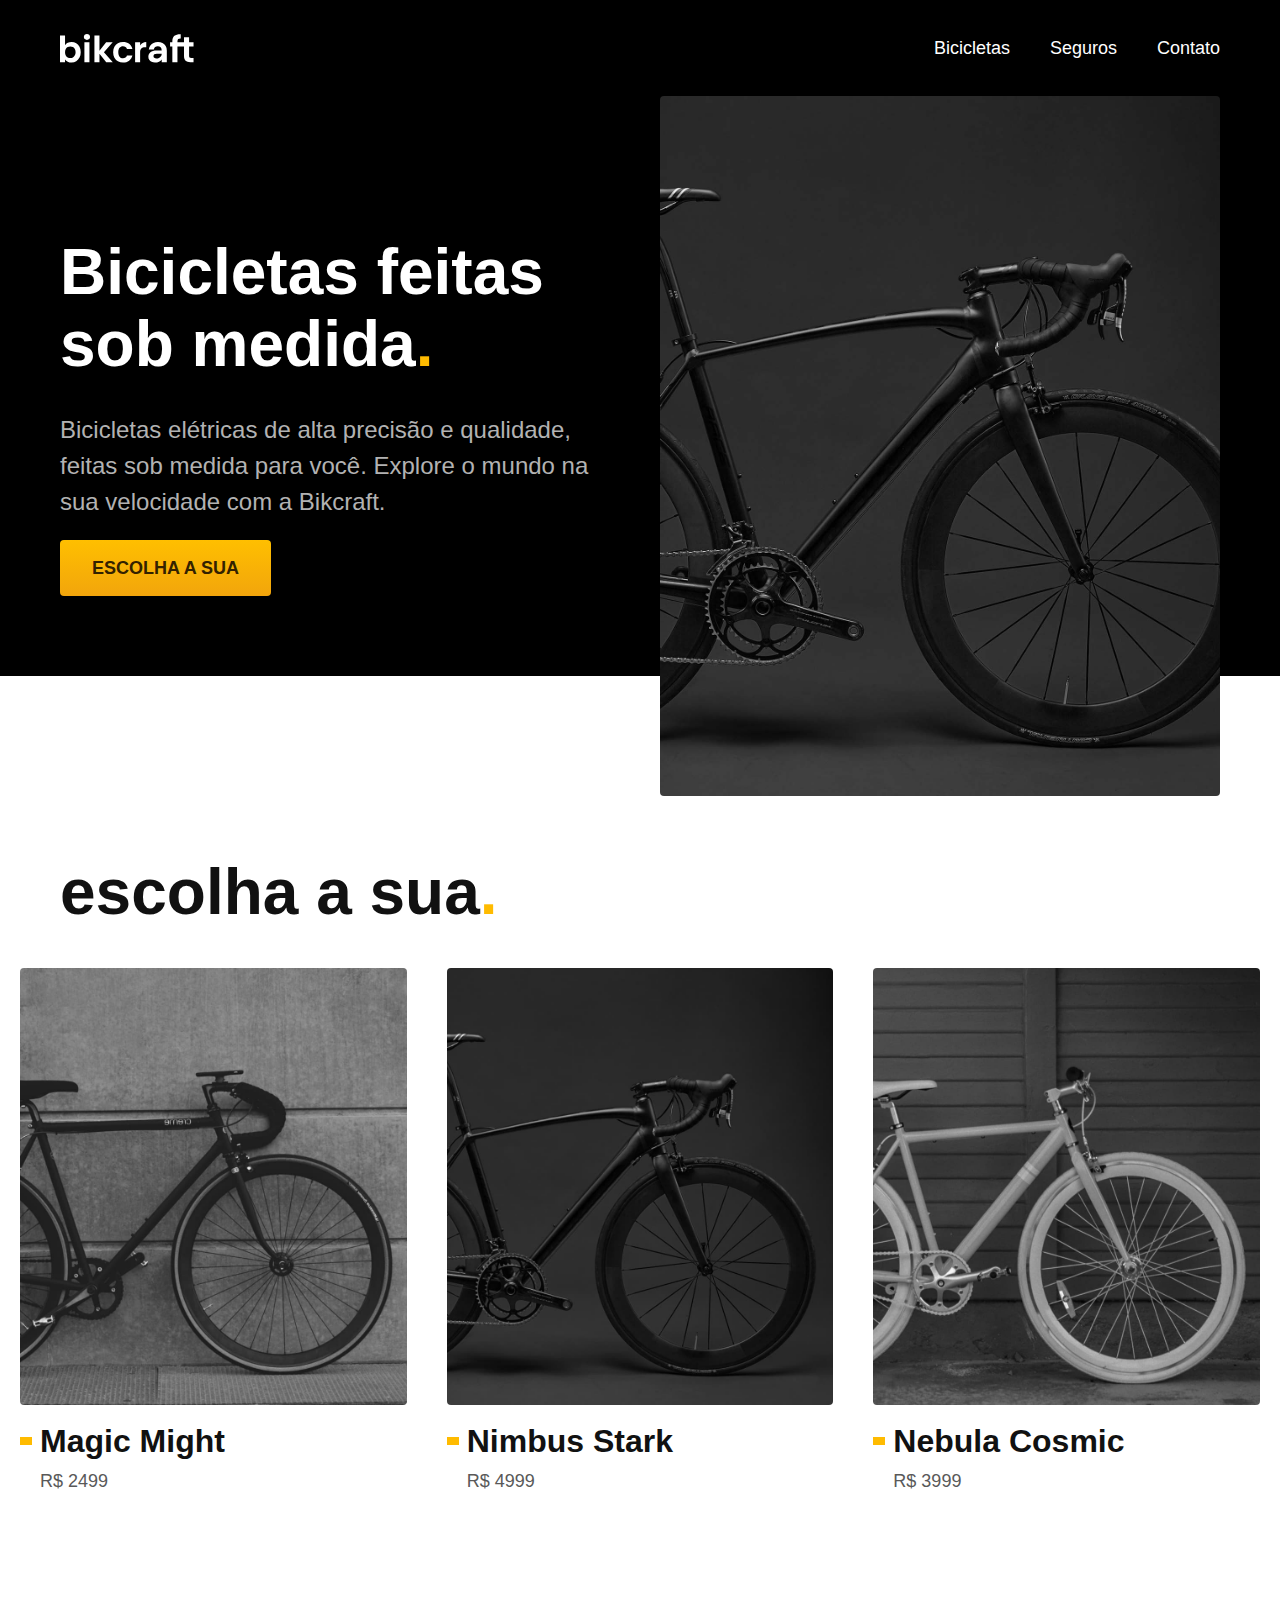
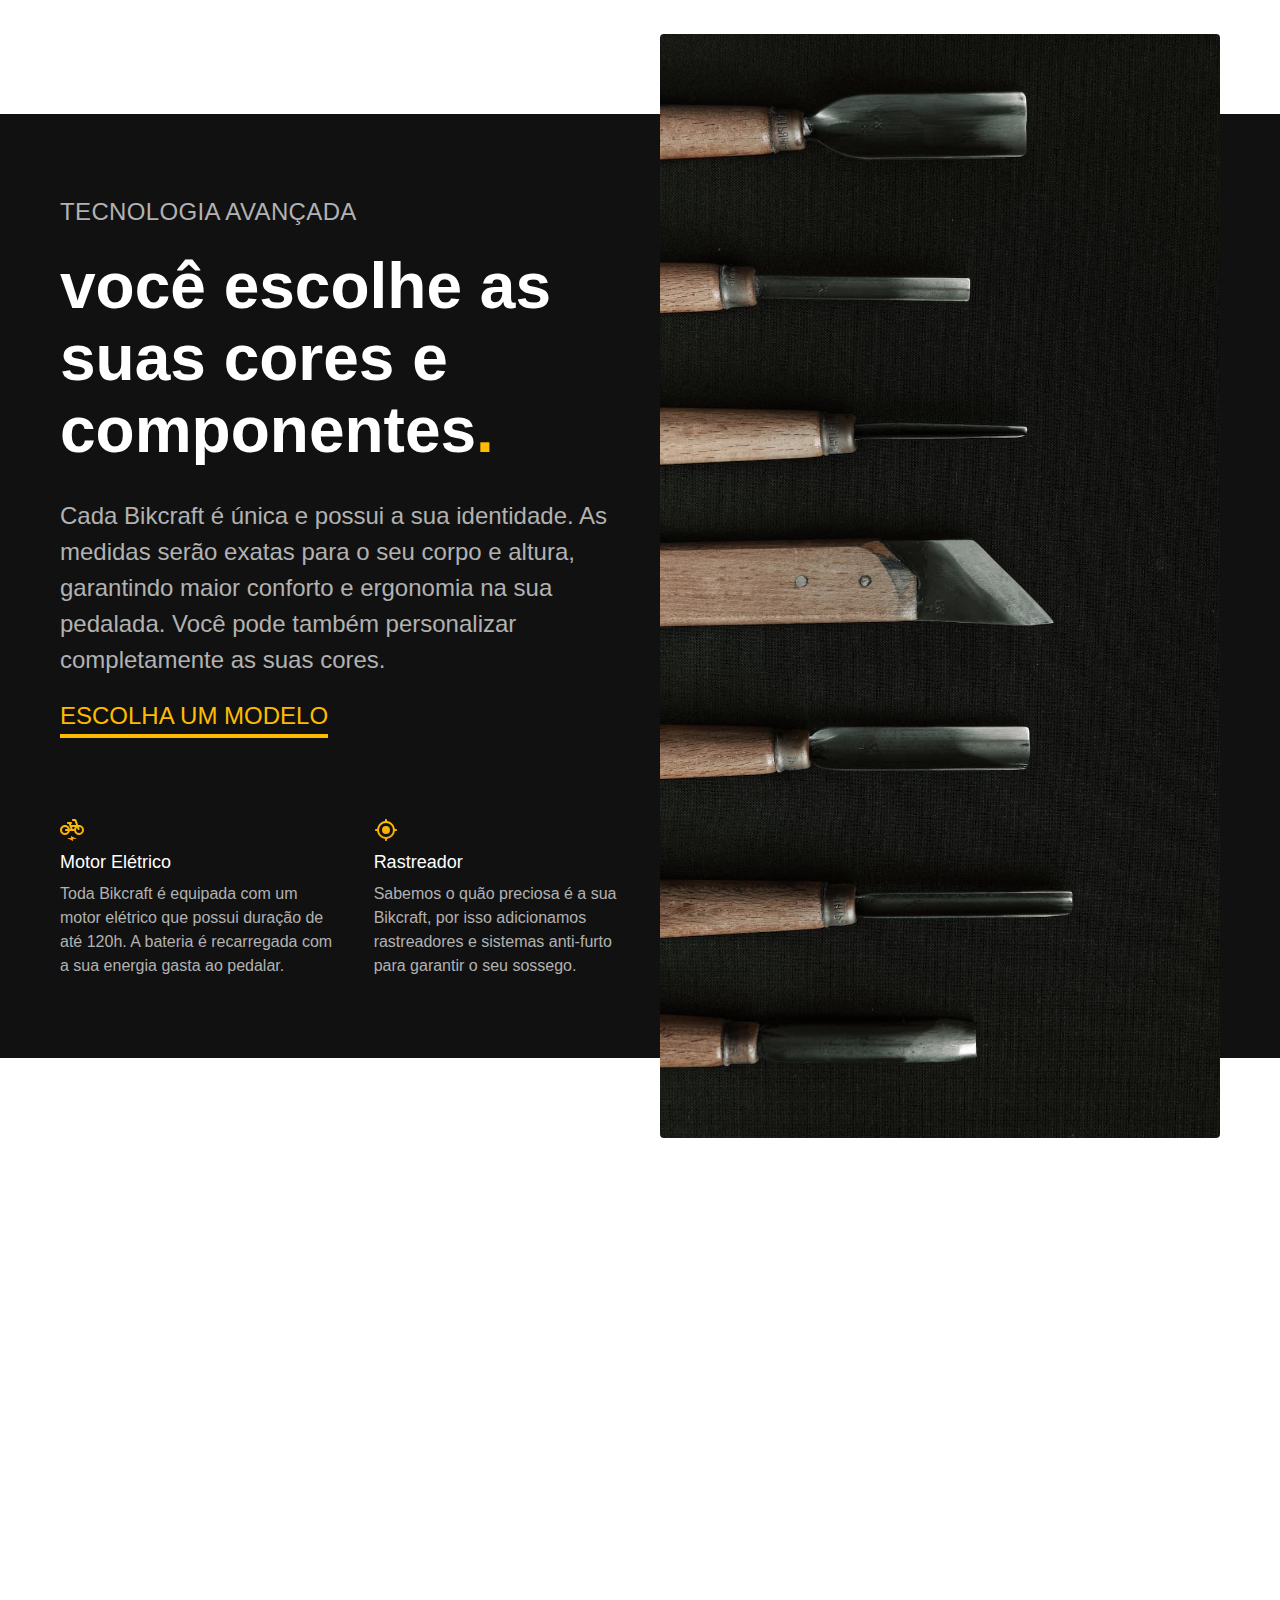
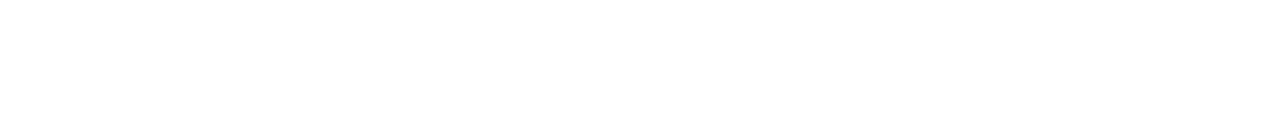
<file: 10-projeto-final/10-projeto-final/1014-tecnologia/index.html>
<!DOCTYPE html>
<html lang="pt-br">

<head>
  <meta charset="UTF-8">
  <meta name="viewport" content="width=device-width, initial-scale=1.0">

  <title>Bikcraft - Bicicletas Elétricas</title>
  <meta name="description" content="Bicicletas elétricas de alta precisão e qualidade, feitas sob medida para o cliente. Explore o mundo na sua velocidade com a Bikcraft.">

  <link rel="stylesheet" href="./css/style.css">
</head>

<body>
  <header class="header-bg">
    <div class="header container">
      <a href="./">
        <img src="./img/bikcraft.svg" alt="Bikcraft">
      </a>

      <nav aria-label="primaria">
        <ul class="header-menu font-1-m cor-0">
          <li><a href="./bicicletas.html">Bicicletas</a></li>
          <li><a href="./seguros.html">Seguros</a></li>
          <li><a href="./contato.html">Contato</a></li>
        </ul>
      </nav>
    </div>
  </header>

  <main class="introducao-bg">
    <div class="introducao container">
      <div class="introducao-conteudo">
        <h1 class="font-1-xxl cor-0">Bicicletas feitas sob medida<span class="cor-p1">.</span></h1>
        <p class="font-2-l cor-5">Bicicletas elétricas de alta precisão e qualidade, feitas sob medida para você. Explore o mundo na sua velocidade com a Bikcraft.</p>
        <a class="botao" href="./bicicletas.html">Escolha a sua</a>
      </div>
      <div>
        <img src="./img/fotos/introducao.jpg" alt="Bicicleta elétrica preta.">
      </div>
    </div>
  </main>

  <article class="bicicletas-lista">
    <h2 class="container font-1-xxl">escolha a sua<span class="cor-p1">.</span></h2>

    <ul>
      <li>
        <a href="./bicicletas/magic.html">
          <img src="./img/bicicletas/magic-home.jpg" alt="Bicicleta preta">
          <h3 class="font-1-xl">Magic Might</h3>
          <span class="font-2-m cor-8">R$ 2499</span>
        </a>
      </li>
      <li>
        <a href="./bicicletas/nimbus.html">
          <img src="./img/bicicletas/nimbus-home.jpg" alt="Bicicleta preta">
          <h3 class="font-1-xl">Nimbus Stark</h3>
          <span class="font-2-m cor-8">R$ 4999</span>
        </a>
      </li>
      <li>
        <a href="./bicicletas/nebula.html">
          <img src="./img/bicicletas/nebula-home.jpg" alt="Bicicleta preta">
          <h3 class="font-1-xl">Nebula Cosmic</h3>
          <span class="font-2-m cor-8">R$ 3999</span>
        </a>
      </li>
    </ul>
  </article>

  <article class="tecnologia-bg">
    <div class="tecnologia container">
      <div class="tecnologia-conteudo">
        <span class="font-2-l-b cor-5">Tecnologia Avançada</span>
        <h2 class="font-1-xxl cor-0">você escolhe as suas cores e componentes<span class="cor-p1">.</span></h2>
        <p class="font-2-l cor-5">Cada Bikcraft é única e possui a sua identidade. As medidas serão exatas para o seu corpo e altura, garantindo maior conforto e ergonomia na sua pedalada. Você pode também personalizar completamente as suas cores.</p>
        <a class="link" href="./bicicletas.html">Escolha um modelo</a>
        <div class="tecnologia-vantagens">
          <div>
            <img src="./img/icones/eletrica.svg" alt="">
            <h3 class="font-1-m cor-0">Motor Elétrico</h3>
            <p class="font-2-s cor-5">Toda Bikcraft é equipada com um motor elétrico que possui duração de até 120h. A bateria é recarregada com a sua energia gasta ao pedalar.</p>
          </div>
          <div>
            <img src="./img/icones/rastreador.svg" alt="">
            <h3 class="font-1-m cor-0">Rastreador</h3>
            <p class="font-2-s cor-5">Sabemos o quão preciosa é a sua Bikcraft, por isso adicionamos rastreadores e sistemas anti-furto para garantir o seu sossego.</p>
          </div>
        </div>
      </div>
      <div class="tecnologia-imagem">
        <img src="./img/fotos/tecnologia.jpg" alt="">
      </div>
    </div>
  </article>
</body>

</html>
</file>
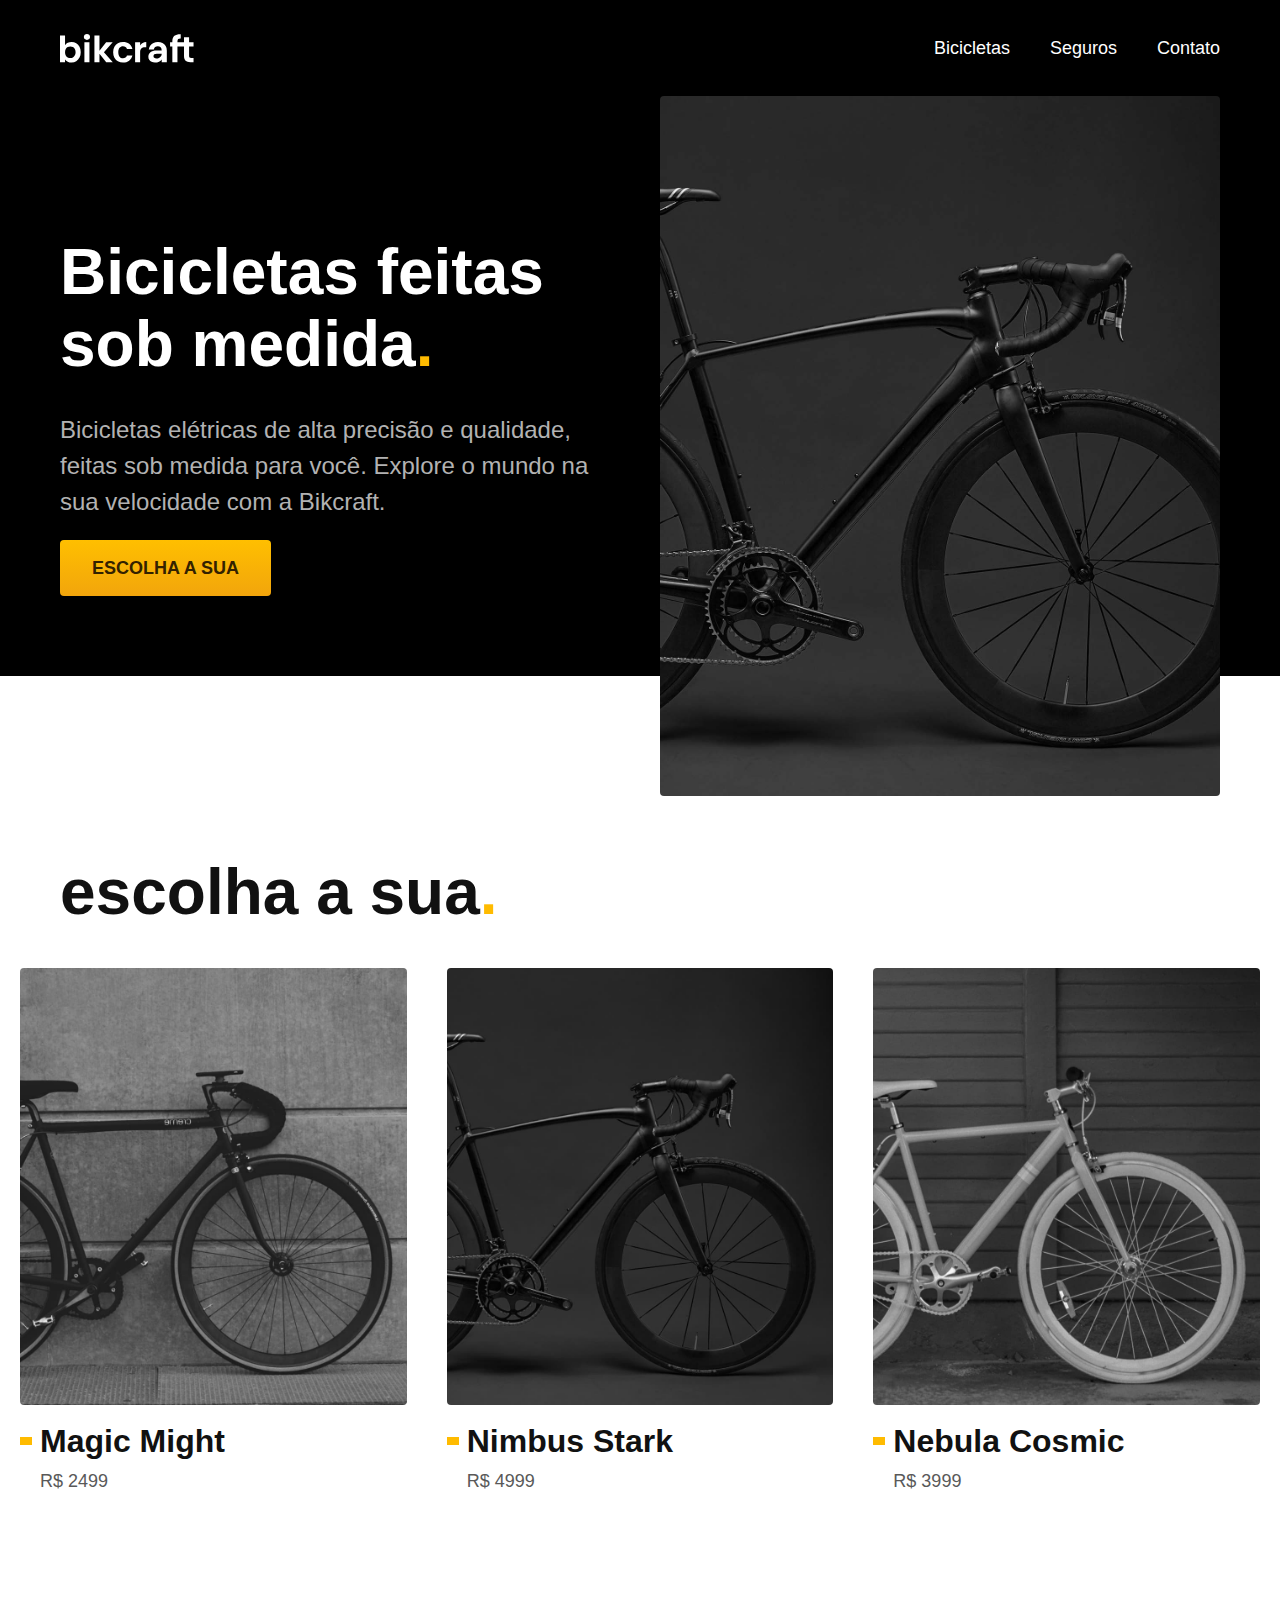
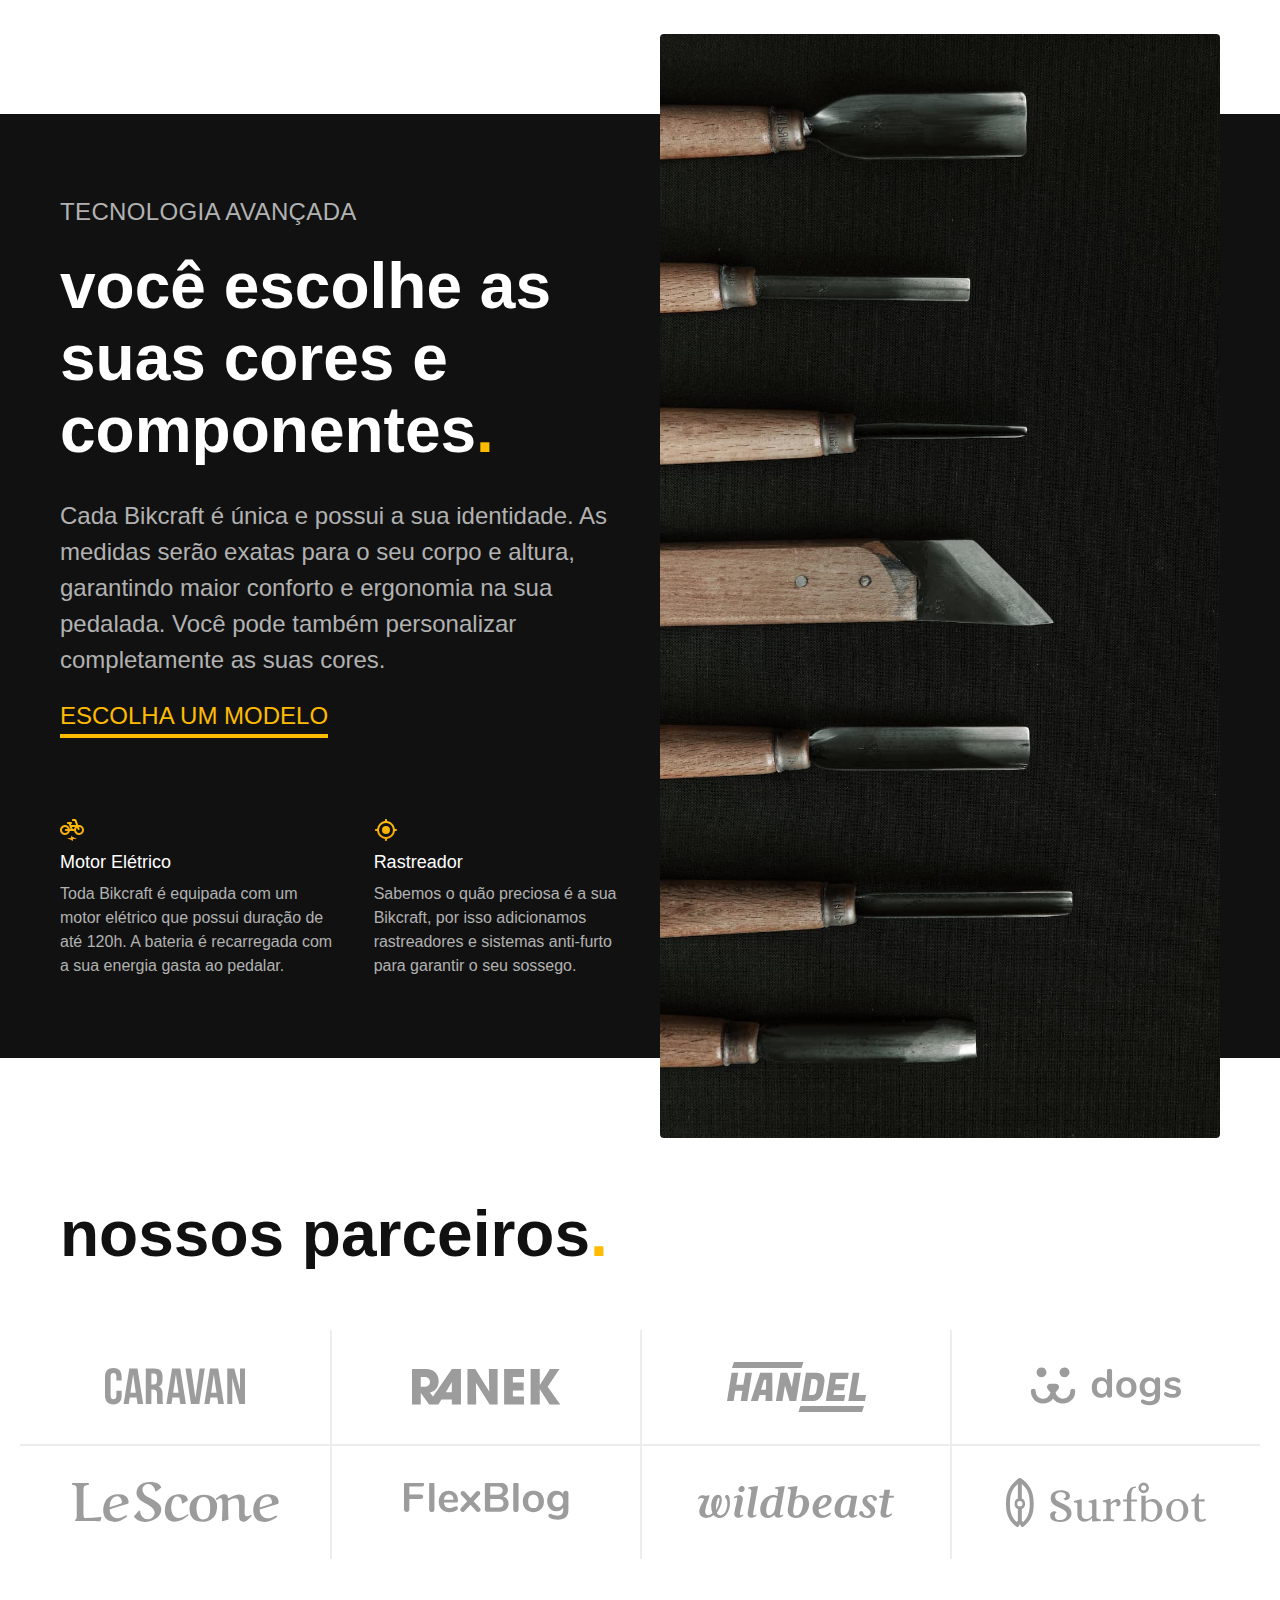
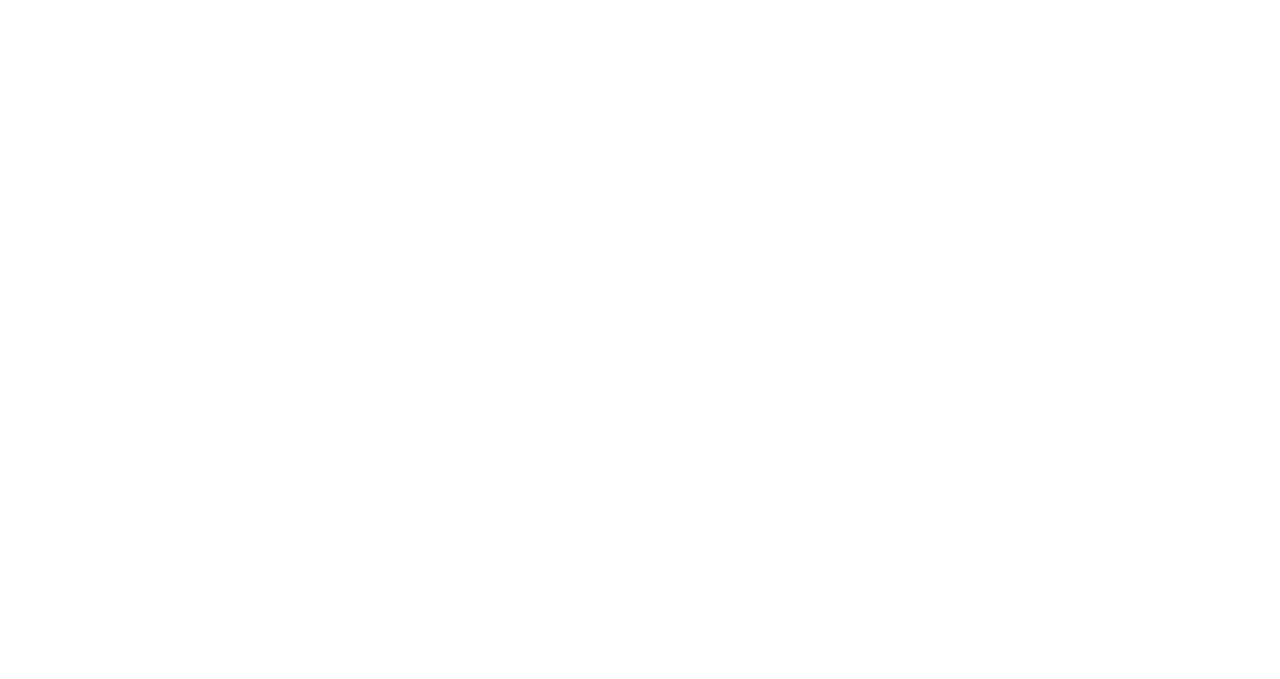
<file: 10-projeto-final/10-projeto-final/1015-parceiros/index.html>
<!DOCTYPE html>
<html lang="pt-br">

<head>
  <meta charset="UTF-8">
  <meta name="viewport" content="width=device-width, initial-scale=1.0">

  <title>Bikcraft - Bicicletas Elétricas</title>
  <meta name="description" content="Bicicletas elétricas de alta precisão e qualidade, feitas sob medida para o cliente. Explore o mundo na sua velocidade com a Bikcraft.">

  <link rel="stylesheet" href="./css/style.css">
</head>

<body>
  <header class="header-bg">
    <div class="header container">
      <a href="./">
        <img src="./img/bikcraft.svg" alt="Bikcraft">
      </a>

      <nav aria-label="primaria">
        <ul class="header-menu font-1-m cor-0">
          <li><a href="./bicicletas.html">Bicicletas</a></li>
          <li><a href="./seguros.html">Seguros</a></li>
          <li><a href="./contato.html">Contato</a></li>
        </ul>
      </nav>
    </div>
  </header>

  <main class="introducao-bg">
    <div class="introducao container">
      <div class="introducao-conteudo">
        <h1 class="font-1-xxl cor-0">Bicicletas feitas sob medida<span class="cor-p1">.</span></h1>
        <p class="font-2-l cor-5">Bicicletas elétricas de alta precisão e qualidade, feitas sob medida para você. Explore o mundo na sua velocidade com a Bikcraft.</p>
        <a class="botao" href="./bicicletas.html">Escolha a sua</a>
      </div>
      <div>
        <img src="./img/fotos/introducao.jpg" alt="Bicicleta elétrica preta.">
      </div>
    </div>
  </main>

  <article class="bicicletas-lista">
    <h2 class="container font-1-xxl">escolha a sua<span class="cor-p1">.</span></h2>

    <ul>
      <li>
        <a href="./bicicletas/magic.html">
          <img src="./img/bicicletas/magic-home.jpg" alt="Bicicleta preta">
          <h3 class="font-1-xl">Magic Might</h3>
          <span class="font-2-m cor-8">R$ 2499</span>
        </a>
      </li>
      <li>
        <a href="./bicicletas/nimbus.html">
          <img src="./img/bicicletas/nimbus-home.jpg" alt="Bicicleta preta">
          <h3 class="font-1-xl">Nimbus Stark</h3>
          <span class="font-2-m cor-8">R$ 4999</span>
        </a>
      </li>
      <li>
        <a href="./bicicletas/nebula.html">
          <img src="./img/bicicletas/nebula-home.jpg" alt="Bicicleta preta">
          <h3 class="font-1-xl">Nebula Cosmic</h3>
          <span class="font-2-m cor-8">R$ 3999</span>
        </a>
      </li>
    </ul>
  </article>

  <article class="tecnologia-bg">
    <div class="tecnologia container">
      <div class="tecnologia-conteudo">
        <span class="font-2-l-b cor-5">Tecnologia Avançada</span>
        <h2 class="font-1-xxl cor-0">você escolhe as suas cores e componentes<span class="cor-p1">.</span></h2>
        <p class="font-2-l cor-5">Cada Bikcraft é única e possui a sua identidade. As medidas serão exatas para o seu corpo e altura, garantindo maior conforto e ergonomia na sua pedalada. Você pode também personalizar completamente as suas cores.</p>
        <a class="link" href="./bicicletas.html">Escolha um modelo</a>
        <div class="tecnologia-vantagens">
          <div>
            <img src="./img/icones/eletrica.svg" alt="">
            <h3 class="font-1-m cor-0">Motor Elétrico</h3>
            <p class="font-2-s cor-5">Toda Bikcraft é equipada com um motor elétrico que possui duração de até 120h. A bateria é recarregada com a sua energia gasta ao pedalar.</p>
          </div>
          <div>
            <img src="./img/icones/rastreador.svg" alt="">
            <h3 class="font-1-m cor-0">Rastreador</h3>
            <p class="font-2-s cor-5">Sabemos o quão preciosa é a sua Bikcraft, por isso adicionamos rastreadores e sistemas anti-furto para garantir o seu sossego.</p>
          </div>
        </div>
      </div>
      <div class="tecnologia-imagem">
        <img src="./img/fotos/tecnologia.jpg" alt="">
      </div>
    </div>
  </article>

  <section class="parceiros" aria-label="Nossos Parceiros">
    <h2 class="container font-1-xxl">nossos parceiros<span class="cor-p1">.</span></h2>

    <ul>
      <li><img src="./img/parceiros/caravan.svg" alt="caravan"></li>
      <li><img src="./img/parceiros/ranek.svg" alt="ranek"></li>
      <li><img src="./img/parceiros/handel.svg" alt="handel"></li>
      <li><img src="./img/parceiros/dogs.svg" alt="dogs"></li>
      <li><img src="./img/parceiros/lescone.svg" alt="lescone"></li>
      <li><img src="./img/parceiros/flexblog.svg" alt="flexblog"></li>
      <li><img src="./img/parceiros/wildbeast.svg" alt="wildbeast"></li>
      <li><img src="./img/parceiros/surfbot.svg" alt="surfbot"></li>
    </ul>
  </section>
</body>

</html>
</file>
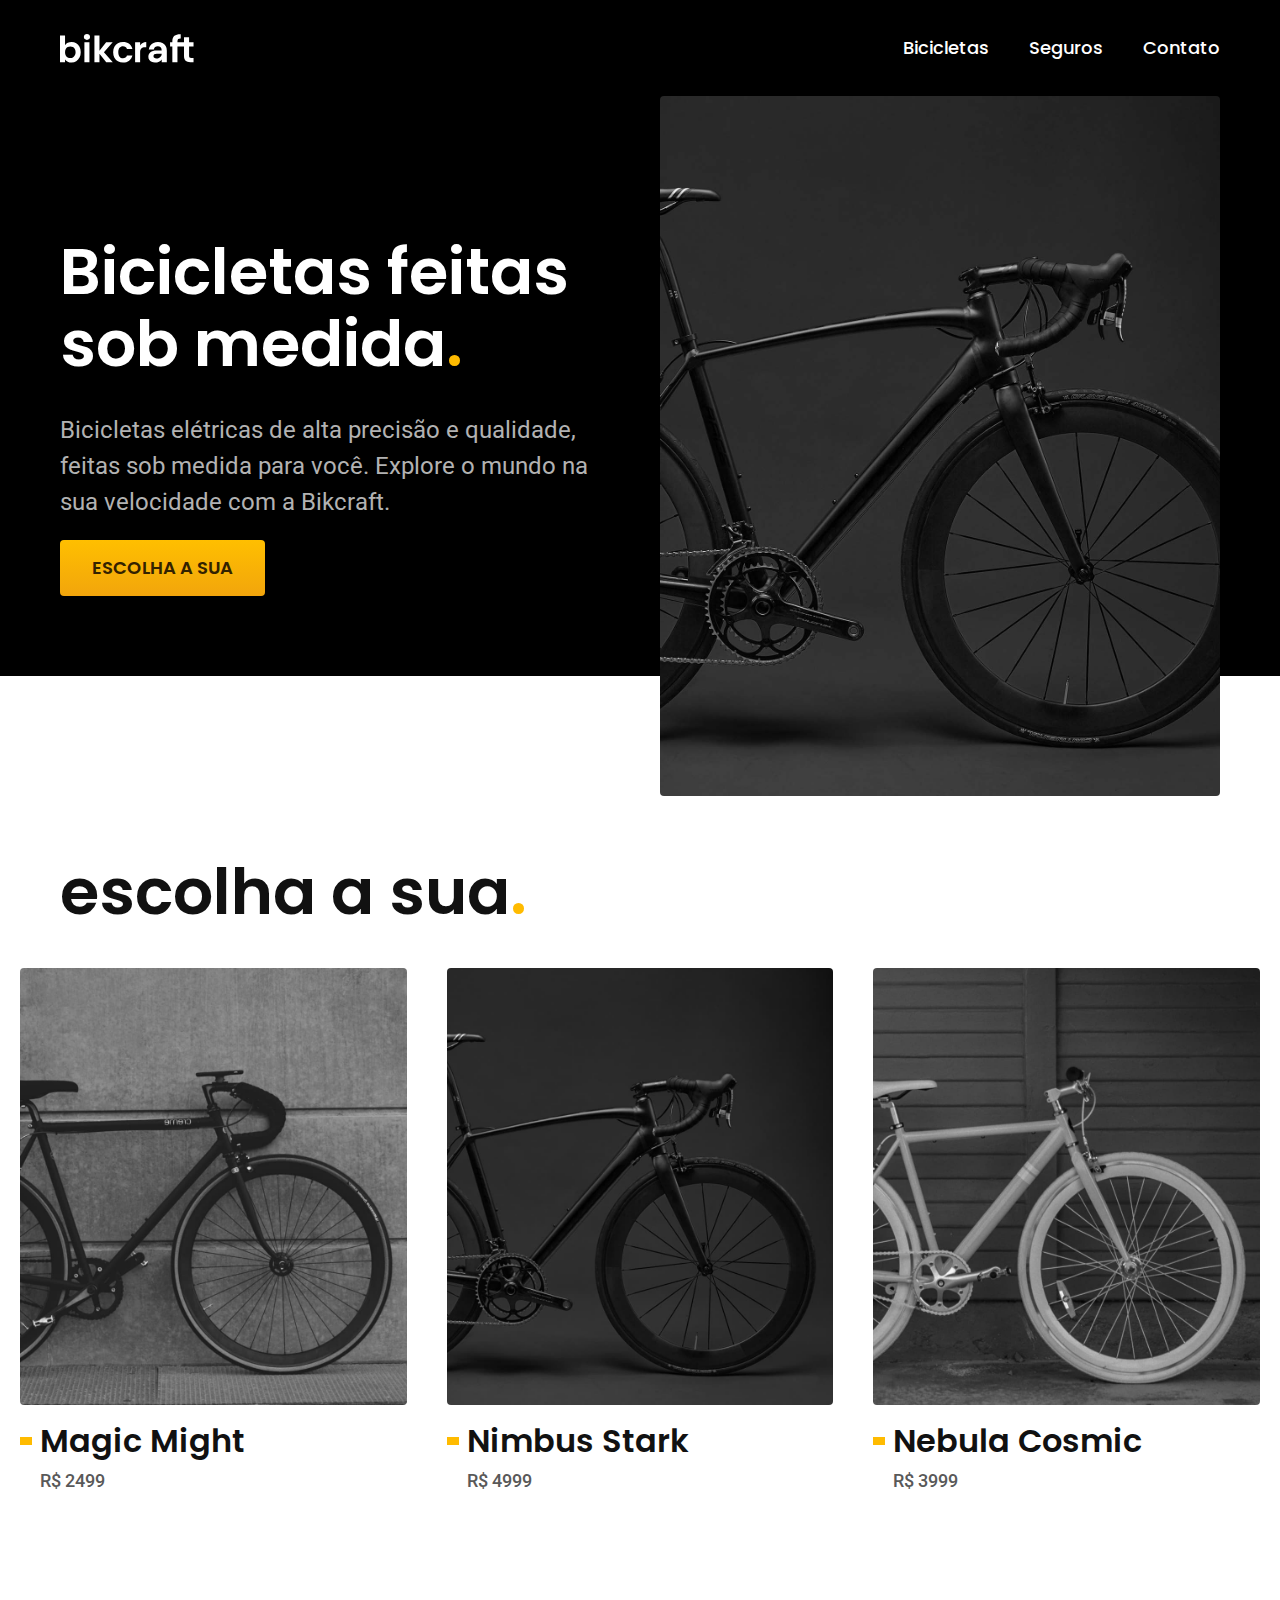
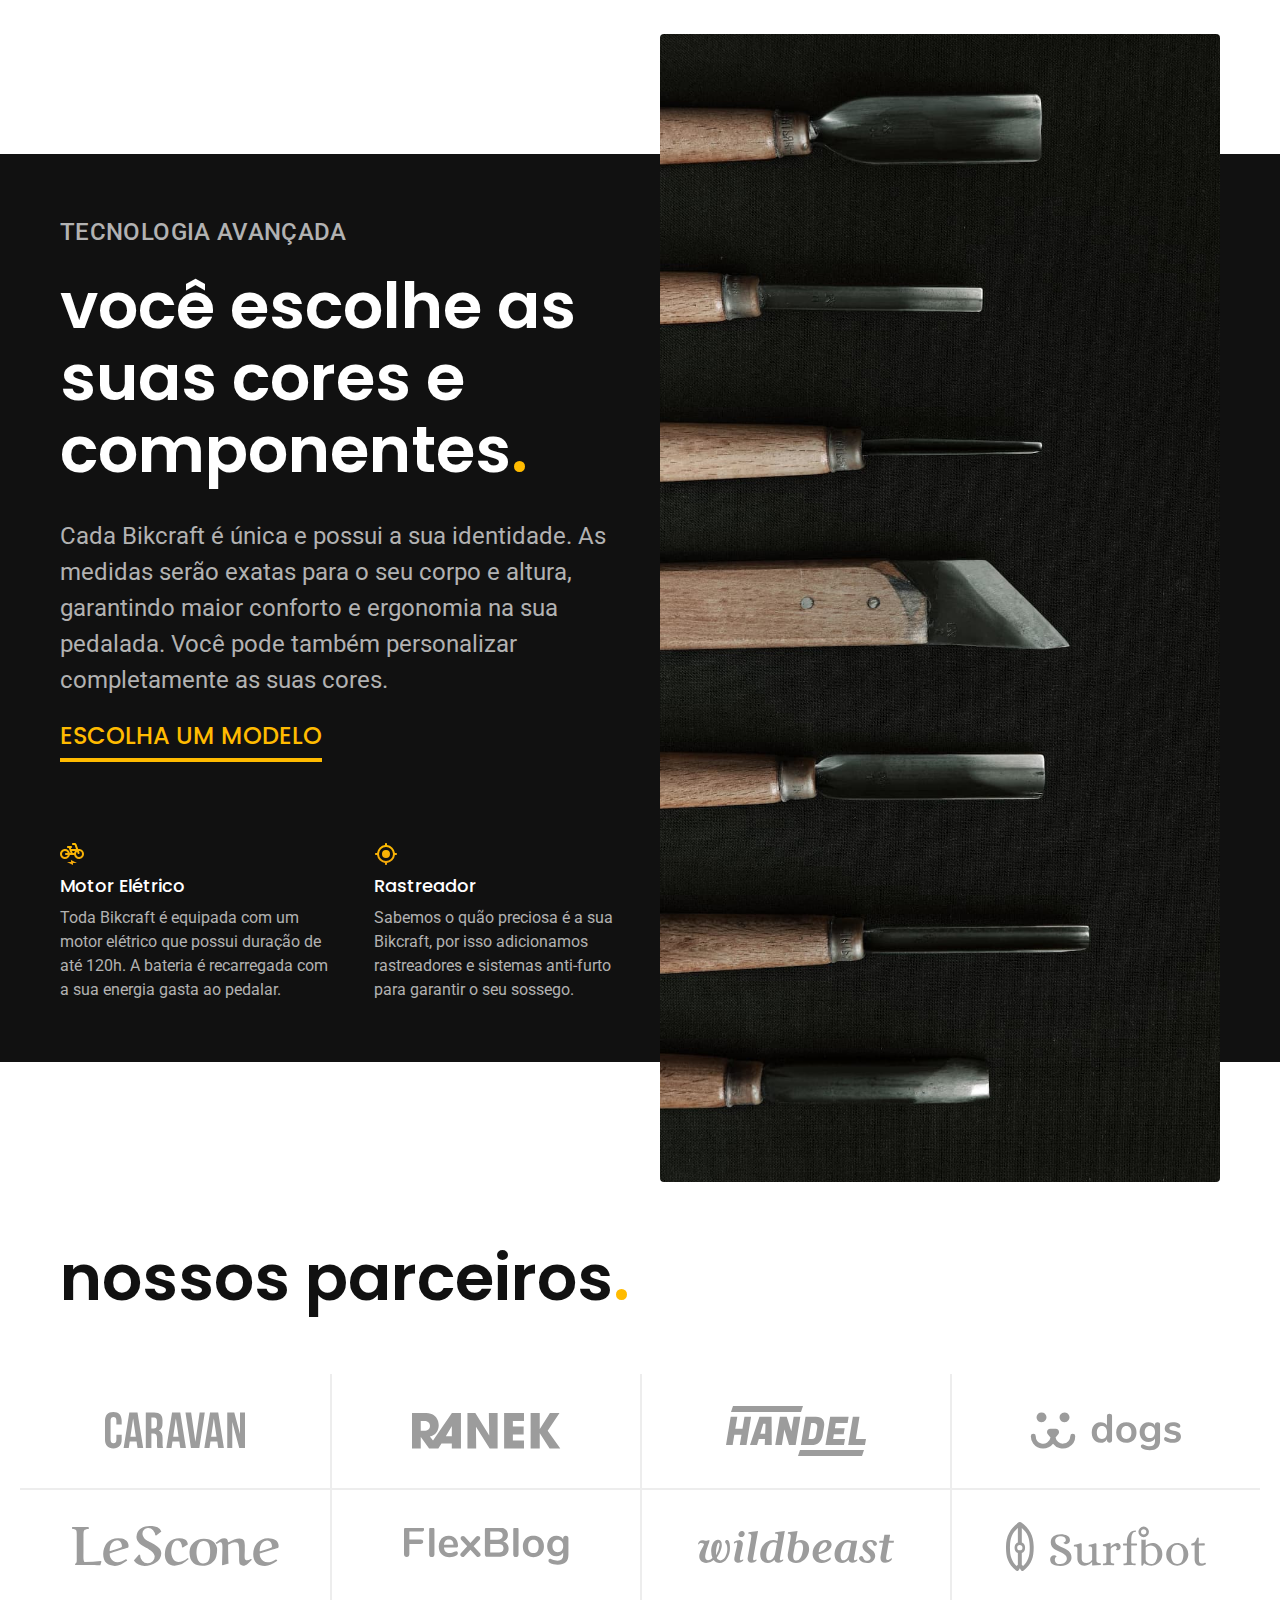
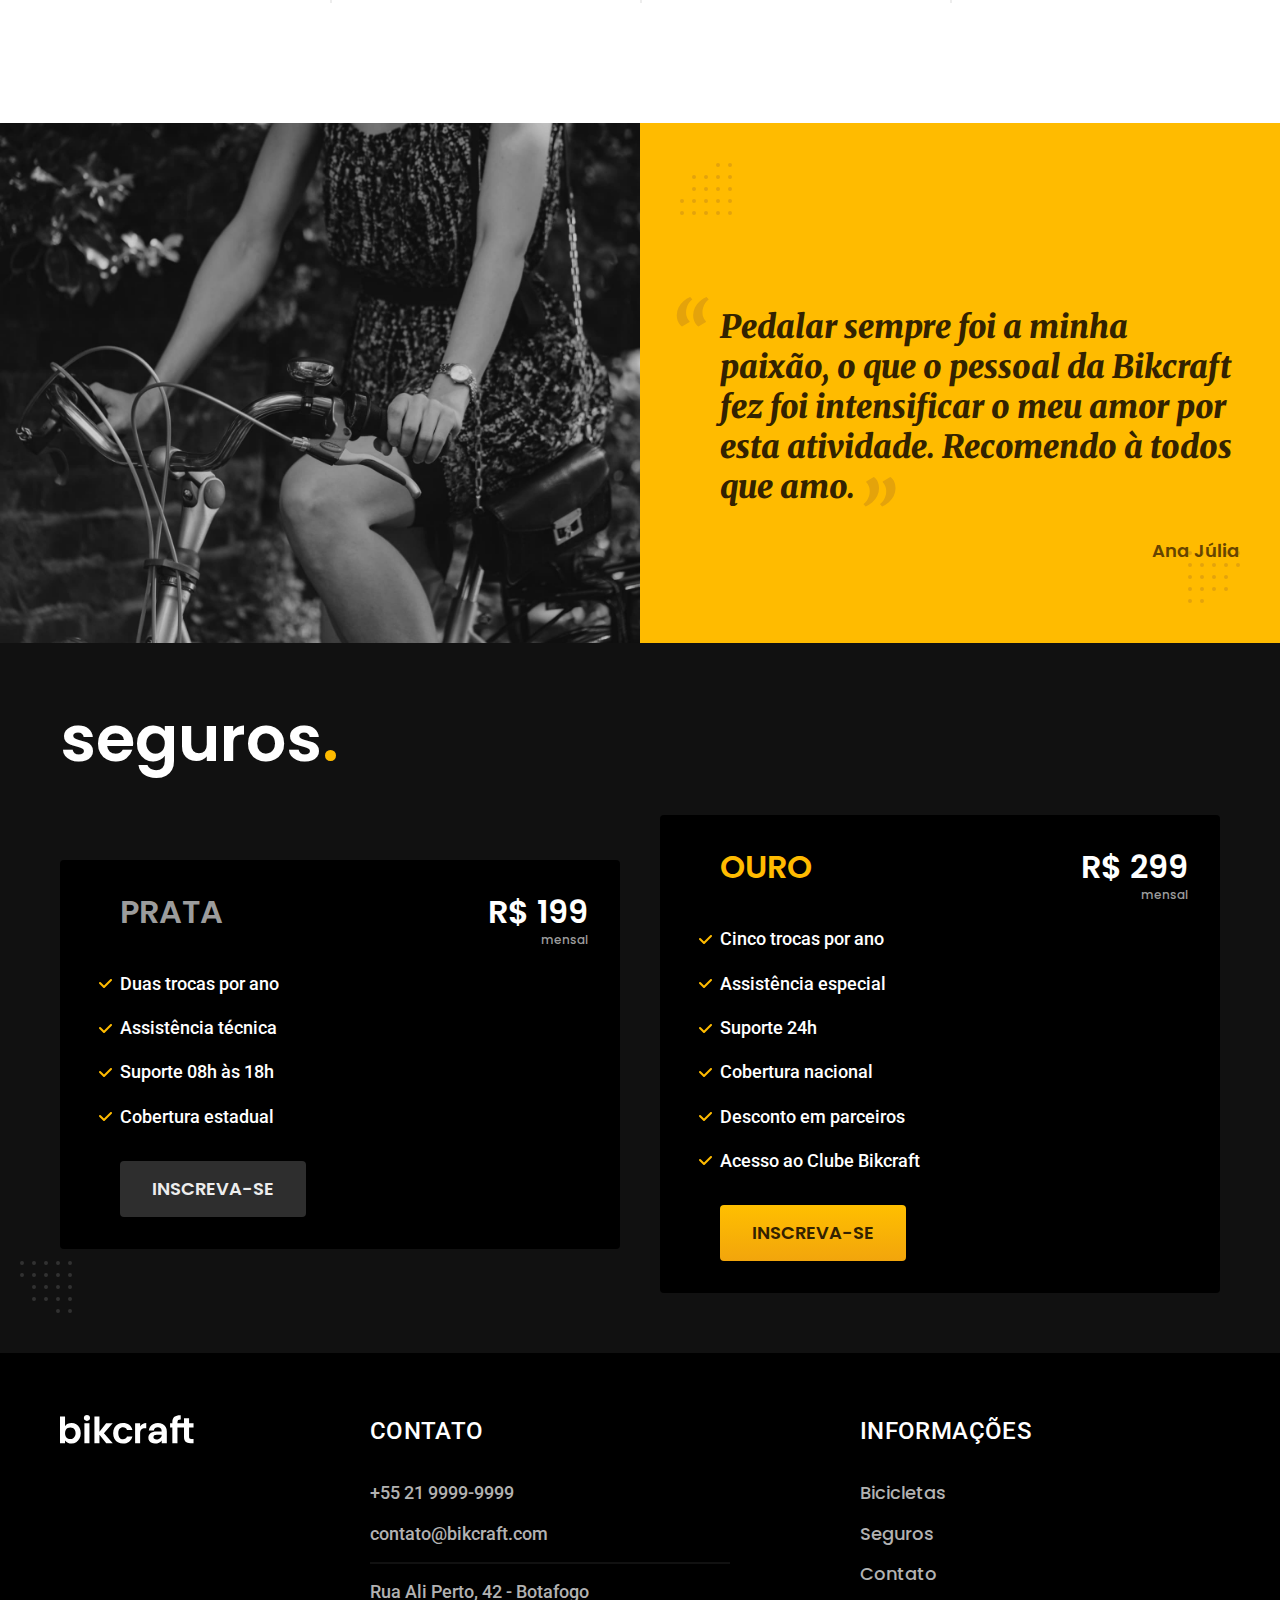
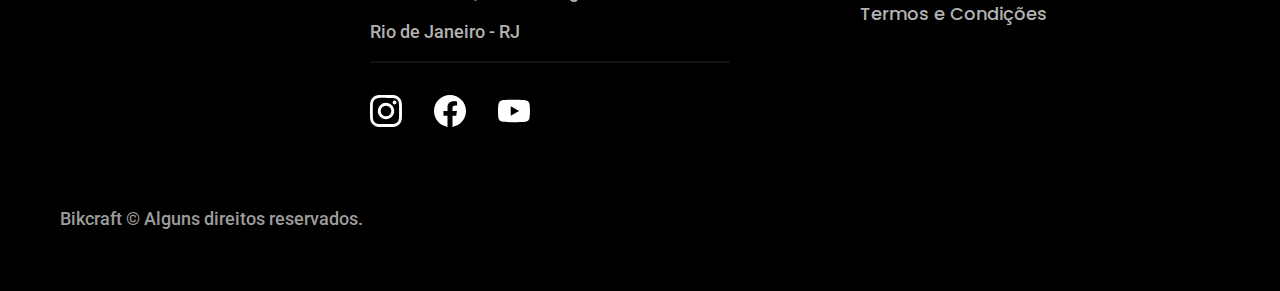
<file: 10-projeto-final/10-projeto-final/1001-analise-projeto/bikcraft-final/index.html>
<!DOCTYPE html>
<html lang="pt-br">

<head>
  <meta charset="UTF-8">
  <meta name="viewport" content="width=device-width, initial-scale=1.0">
  <title>Bikcraft - Bicicletas Elétricas</title>
  <meta name="description" content="Bicicletas elétricas de alta precisão e qualidade,  feitas sob medida para o cliente. Explore o mundo na sua velocidade com a Bikcraft.">

  <link rel="icon" href="./favicon.svg" type="image/svg+xml">

  <link href="./css/style.css" rel="preload" as="style">
  <link href="./css/style.css" rel="stylesheet">

  <link rel="preconnect" href="https://fonts.googleapis.com">
  <link rel="preconnect" href="https://fonts.gstatic.com" crossorigin>
  <link href="https://fonts.googleapis.com/css2?family=Merriweather:ital,wght@1,900&family=Poppins:wght@500;600&family=Roboto:wght@400;500&display=swap" rel="stylesheet">
</head>

<body id="home">
  <header class="header-bg">
    <div class="header container">
      <a href="./">
        <img src="./img/bikcraft.svg" alt="Bikcraft" width="136" height="32">
      </a>
      <nav aria-label="primaria">
        <ul class="header-menu font-1-m cor-0">
          <li><a href="./bicicletas.html">Bicicletas</a></li>
          <li><a href="./seguros.html">Seguros</a></li>
          <li><a href="./contato.html">Contato</a></li>
        </ul>
      </nav>
    </div>
  </header>

  <main class="introducao-bg">
    <div class="introducao container">
      <div class="introducao-conteudo">
        <h1 class="font-1-xxl cor-0">Bicicletas feitas sob medida<span class="cor-p1">.</span></h1>
        <p class="font-2-l cor-5">Bicicletas elétricas de alta precisão e qualidade, feitas sob medida para você. Explore o mundo na sua velocidade com a Bikcraft.</p>
        <a class="botao" href="./bicicletas.html">Escolha a sua</a>
      </div>
      <picture>
        <source media="(max-width: 800px)" srcset="./img/bicicletas/nimbus.jpg">
        <img src="./img/fotos/introducao.jpg" alt="Bicicleta preta com motor elétrico" width="640" height="800">
      </picture>
    </div>
  </main>

  <article class="bicicletas-lista">
    <h2 class="container font-1-xxl">escolha a sua<span class="cor-p1">.</span></h2>

    <ul>
      <li>
        <a href="./bicicletas/magic.html">
          <img src="./img/bicicletas/magic-home.jpg" alt="Bicicleta preta" width="460" height="520">
          <h3 class="font-1-xl">Magic Might</h3>
          <span class="font-2-m cor-8">R$ 2499</span>
        </a>
      </li>
      <li>
        <a href="./bicicletas/nimbus.html">
          <img src="./img/bicicletas/nimbus-home.jpg" alt="Bicicleta preta" width="460" height="520">
          <h3 class="font-1-xl">Nimbus Stark</h3>
          <span class="font-2-m cor-8">R$ 4999</span>
        </a>
      </li>
      <li>
        <a href="./bicicletas/nebula.html">
          <img src="./img/bicicletas/nebula-home.jpg" alt="Bicicleta branca" width="460" height="520">
          <h3 class="font-1-xl">Nebula Cosmic</h3>
          <span class="font-2-m cor-8">R$ 3999</span>
        </a>
      </li>
    </ul>
  </article>

  <article class="tecnologia-bg">
    <div class="tecnologia container">
      <div class="tecnologia-conteudo">
        <span class="font-2-l-b cor-5">Tecnologia Avançada</span>
        <h2 class="font-1-xxl cor-0">você escolhe as<br>suas cores e<br>componentes<span class="cor-p1">.</span></h2>
        <p class="font-2-l cor-5">Cada Bikcraft é única e possui a sua identidade. As medidas serão exatas para o seu corpo e altura, garantindo maior conforto e ergonomia na sua pedalada. Você pode também personalizar completamente as suas cores.</p>
        <a class="link" href="./bicicletas.html">Escolha um modelo</a>
        <div class="tecnologia-vantagens">
          <div>
            <img src="./img/icones/eletrica.svg" alt="" width="24" height="24">
            <h3 class="font-1-m cor-0">Motor Elétrico</h3>
            <p class="font-2-s cor-5">Toda Bikcraft é equipada com um motor elétrico que possui duração de até 120h. A bateria é recarregada com a sua energia gasta ao pedalar.</p>
          </div>
          <div>
            <img src="./img/icones/rastreador.svg" alt="" width="24" height="24">
            <h3 class="font-1-m cor-0">Rastreador</h3>
            <p class="font-2-s cor-5">Sabemos o quão preciosa é a sua Bikcraft, por isso adicionamos rastreadores e sistemas anti-furto para garantir o seu sossego.</p>
          </div>
        </div>
      </div>
      <div class="tecnologia-imagem">
        <img src="./img/fotos/tecnologia.jpg" alt="" width="700" height="1120">
      </div>
    </div>
  </article>

  <section class="parceiros" aria-label="Nossos Parceiros">
    <h2 class="container font-1-xxl">nossos parceiros<span class="cor-p1">.</span></h2>
    <ul>
      <li><img src="./img/parceiros/caravan.svg" alt="Caravan" width="140" height="38"></li>
      <li><img src="./img/parceiros/ranek.svg" alt="Ranek" width="149" height="36"></li>
      <li><img src="./img/parceiros/handel.svg" alt="Handel" width="140" height="50"></li>
      <li><img src="./img/parceiros/dogs.svg" alt="Dogs" width="152" height="39"></li>
      <li><img src="./img/parceiros/lescone.svg" alt="LeScone" width="208" height="41"></li>
      <li><img src="./img/parceiros/flexblog.svg" alt="FlexBlog" width="165" height="38"></li>
      <li><img src="./img/parceiros/wildbeast.svg" alt="Wildbeast" width="196" height="34"></li>
      <li><img src="./img/parceiros/surfbot.svg" alt="Surfbot" width="200" height="49"></li>
    </ul>
  </section>

  <section class="depoimento" aria-label="Depoimento">
    <div>
      <img src="./img/fotos/depoimento.jpg" alt="Pessoa pedalando uma bicileta Bikcraft" width="780" height="680">
    </div>
    <div class="depoimento-conteudo">
      <blockquote class="font-1-xl cor-p5">
        <p>Pedalar sempre foi a minha paixão, o que o pessoal da Bikcraft fez foi intensificar o meu amor por esta atividade. Recomendo à todos que amo.</p>
      </blockquote>
      <span class="font-1-m-b cor-p4">Ana Júlia</span>
    </div>
  </section>

  <article class="seguros-bg">
    <div class="seguros container">
      <h2 class="font-1-xxl cor-0">seguros<span class="cor-p1">.</span></h2>
      <div class="seguros-item">
        <h3 class="font-1-xl cor-6">PRATA</h3>
        <span class="font-1-xl cor-0">R$ 199 <span class="font-1-xs cor-6">mensal</span></span>
        <ul class="font-2-m cor-0">
          <li>Duas trocas por ano</li>
          <li>Assistência técnica</li>
          <li>Suporte 08h às 18h</li>
          <li>Cobertura estadual</li>
        </ul>
        <a class="botao secundario" href="./orcamento.html?tipo=seguro&produto=prata">Inscreva-se</a>
      </div>
      <div class="seguros-item">
        <h3 class="font-1-xl cor-p1">OURO</h3>
        <span class="font-1-xl cor-0">R$ 299 <span class="font-1-xs cor-6">mensal</span></span>
        <ul class="font-2-m cor-0">
          <li>Cinco trocas por ano</li>
          <li>Assistência especial</li>
          <li>Suporte 24h</li>
          <li>Cobertura nacional</li>
          <li>Desconto em parceiros</li>
          <li>Acesso ao Clube Bikcraft</li>
        </ul>
        <a class="botao" href="./orcamento.html?tipo=seguro&produto=ouro">Inscreva-se</a>
      </div>
    </div>
  </article>

  <footer class="footer-bg">
    <div class="footer container">
      <img src="./img/bikcraft.svg" alt="Bikcraft" width="136" height="32">
      <div class="footer-contato">
        <h3 class="font-2-l-b cor-0">Contato</h3>
        <ul class="font-2-m cor-5">
          <li>+55 21 9999-9999</li>
          <li>contato@bikcraft.com</li>
          <li>Rua Ali Perto, 42 - Botafogo</li>
          <li>Rio de Janeiro - RJ</li>
        </ul>
        <div class="footer-redes">
          <a href="./"><img src="./img/redes/instagram.svg" alt="Instagram" width="32" height="32"></a>
          <a href="./"><img src="./img/redes/facebook.svg" alt="Facebook" width="32" height="32"></a>
          <a href="./"><img src="./img/redes/youtube.svg" alt="Youtube" width="32" height="32"></a>
        </div>
      </div>
      <div class="footer-informacoes">
        <h3 class="font-2-l-b cor-0">Informações</h3>
        <nav>
          <ul class="font-1-m cor-5">
            <li><a href="./bicicletas.html">Bicicletas</a></li>
            <li><a href="./seguros.html">Seguros</a></li>
            <li><a href="./contato.html">Contato</a></li>
            <li><a href="./termos.html">Termos e Condições</a></li>
          </ul>
        </nav>
      </div>
      <p class="font-2-m cor-6 footer-copy">Bikcraft © Alguns direitos reservados.</p>
    </div>
  </footer>

  <script src="./js/script.js"></script>
</body>

</html>
</file>
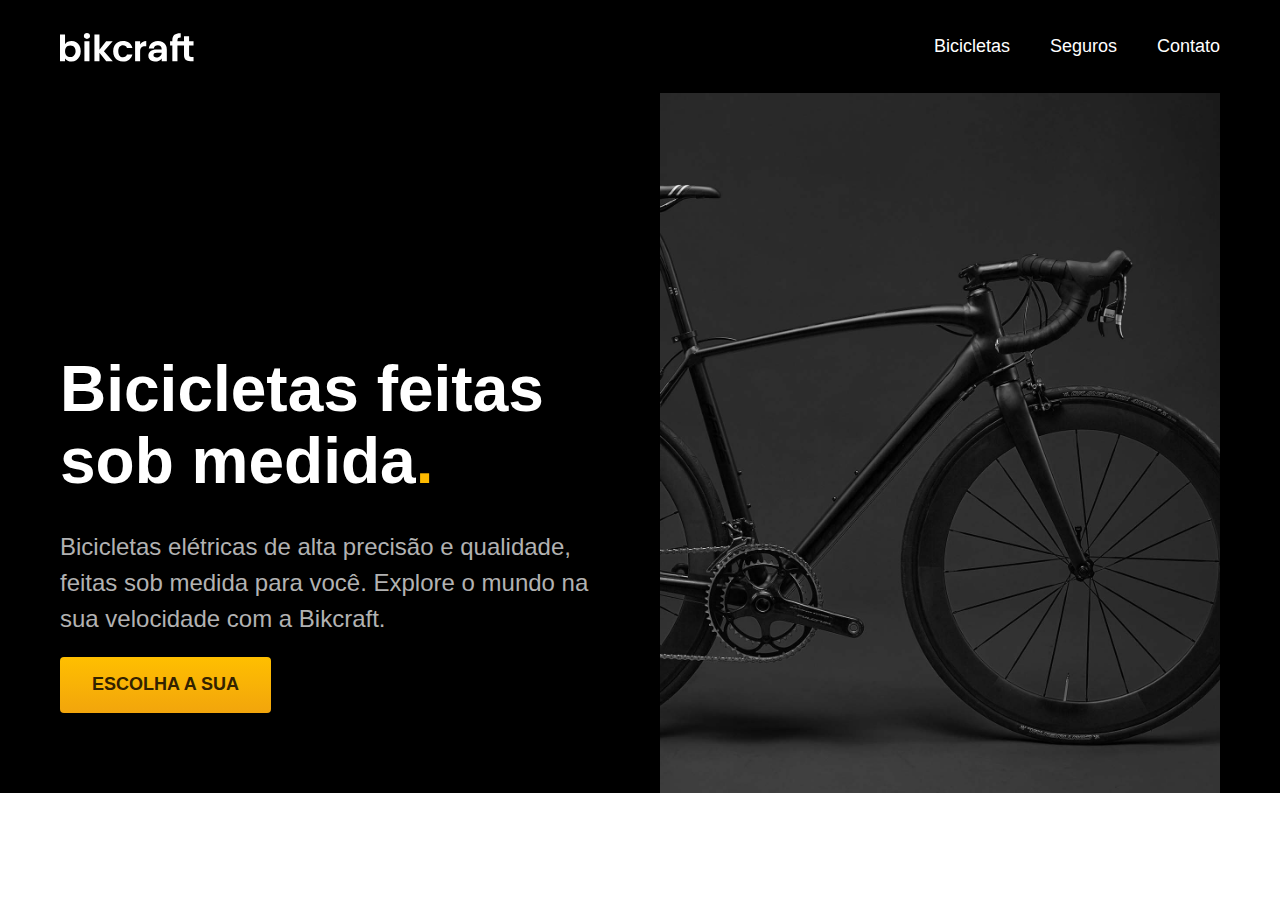
<file: 10-projeto-final/10-projeto-final/1005-introducao/bikcraft/index.html>
<!DOCTYPE html>
<html lang="pt-br">

<head>
  <meta charset="UTF-8">
  <meta name="viewport" content="width=device-width, initial-scale=1.0">

  <title>Bikcraft - Bicicletas Elétricas</title>
  <meta name="description" content="Bicicletas elétricas de alta precisão e qualidade,  feitas sob medida para o cliente. Explore o mundo na sua velocidade com a Bikcraft.">

  <link rel="stylesheet" href="./css/style.css">
</head>

<body>
  <header class="header-bg">
    <div class="header">
      <a href="./">
        <img src="./img/bikcraft.svg" alt="Bikcraft">
      </a>

      <nav aria-label="primaria">
        <ul class="header-menu">
          <li><a href="./bicicletas.html">Bicicletas</a></li>
          <li><a href="./seguros.html">Seguros</a></li>
          <li><a href="./contato.html">Contato</a></li>
        </ul>
      </nav>
    </div>
  </header>

  <main class="introducao-bg">
    <div class="introducao">
      <div class="introducao-conteudo">
        <h1>Bicicletas feitas sob medida<span>.</span></h1>
        <p>Bicicletas elétricas de alta precisão e qualidade, feitas sob medida para você. Explore o mundo na sua velocidade com a Bikcraft.</p>
        <a href="./bicicletas.html">Escolha a sua</a>
      </div>
      <img src="./img/fotos/introducao.jpg" alt="Bicicleta elétrica preta.">
    </div>
  </main>
</body>

</html>
</file>
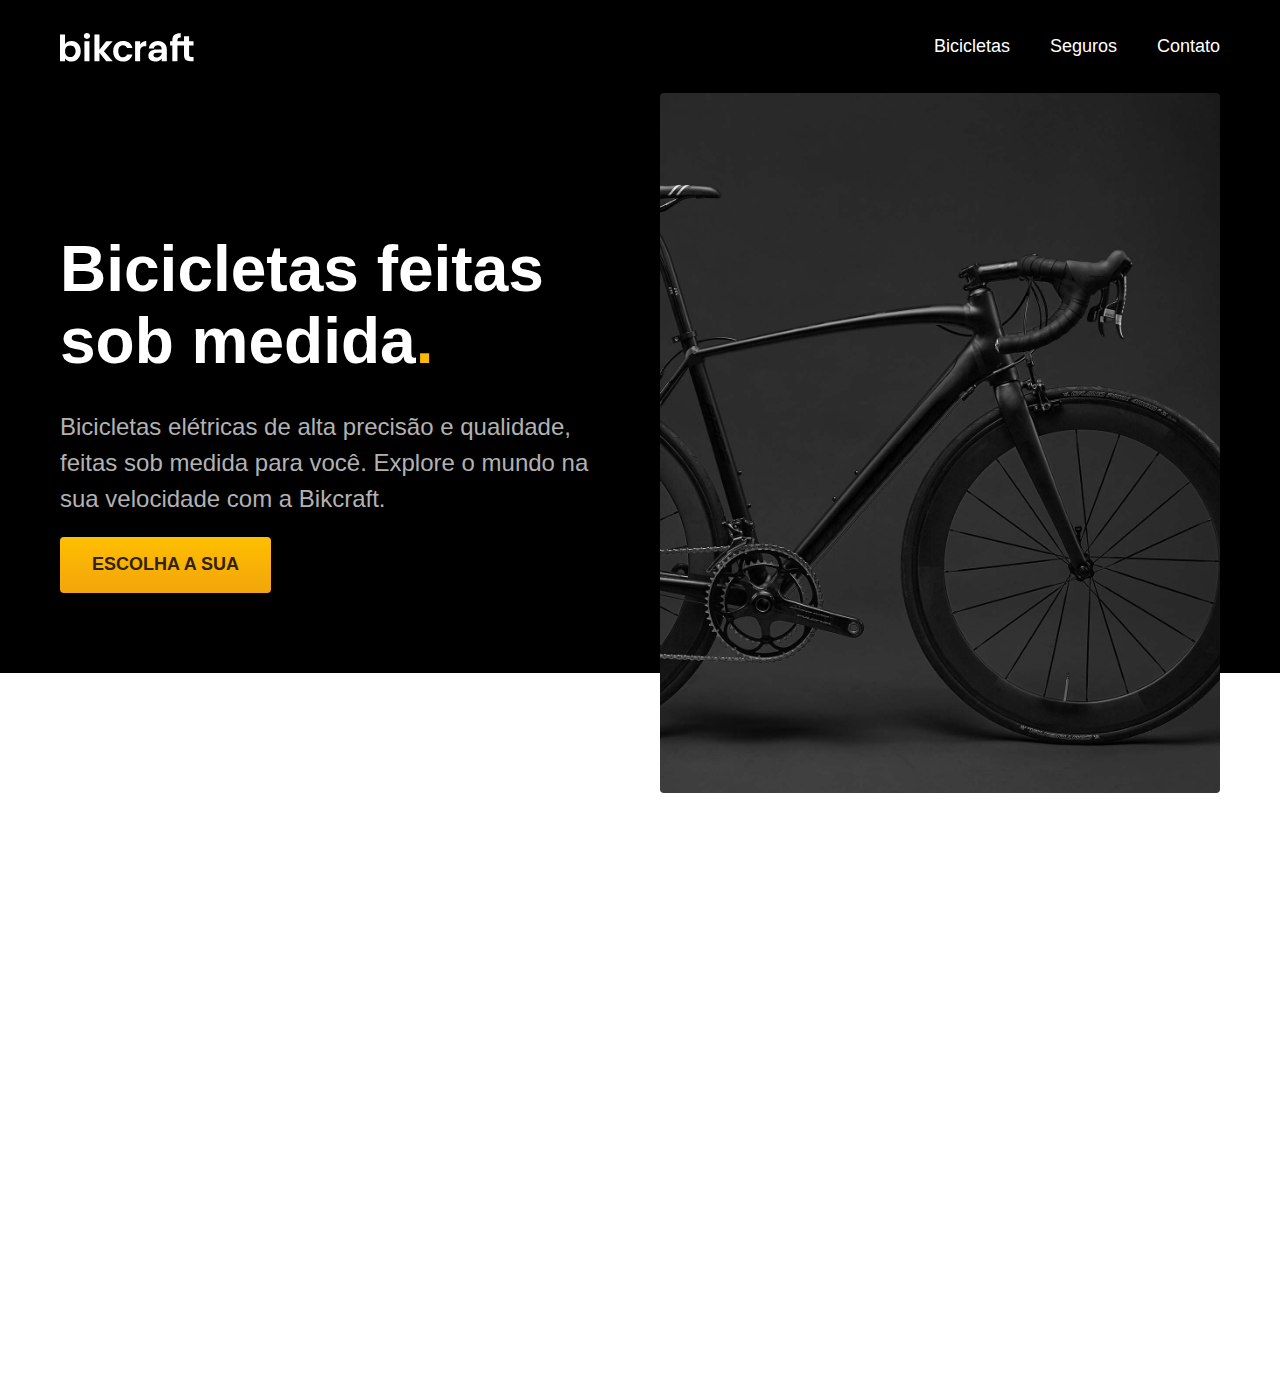
<file: 10-projeto-final/10-projeto-final/1006-box-shadow/bikcraft/index.html>
<!DOCTYPE html>
<html lang="pt-br">

<head>
  <meta charset="UTF-8">
  <meta name="viewport" content="width=device-width, initial-scale=1.0">

  <title>Bikcraft - Bicicletas Elétricas</title>
  <meta name="description" content="Bicicletas elétricas de alta precisão e qualidade,  feitas sob medida para o cliente. Explore o mundo na sua velocidade com a Bikcraft.">

  <link rel="stylesheet" href="./css/style.css">
</head>

<body>
  <header class="header-bg">
    <div class="header">
      <a href="./">
        <img src="./img/bikcraft.svg" alt="Bikcraft">
      </a>

      <nav aria-label="primaria">
        <ul class="header-menu">
          <li><a href="./bicicletas.html">Bicicletas</a></li>
          <li><a href="./seguros.html">Seguros</a></li>
          <li><a href="./contato.html">Contato</a></li>
        </ul>
      </nav>
    </div>
  </header>

  <main class="introducao-bg">
    <div class="introducao">
      <div class="introducao-conteudo">
        <h1>Bicicletas feitas sob medida<span>.</span></h1>
        <p>Bicicletas elétricas de alta precisão e qualidade, feitas sob medida para você. Explore o mundo na sua velocidade com a Bikcraft.</p>
        <a href="./bicicletas.html">Escolha a sua</a>
      </div>
      <div>
        <img src="./img/fotos/introducao.jpg" alt="Bicicleta elétrica preta.">
      </div>
    </div>
  </main>

</body>

</html>
</file>
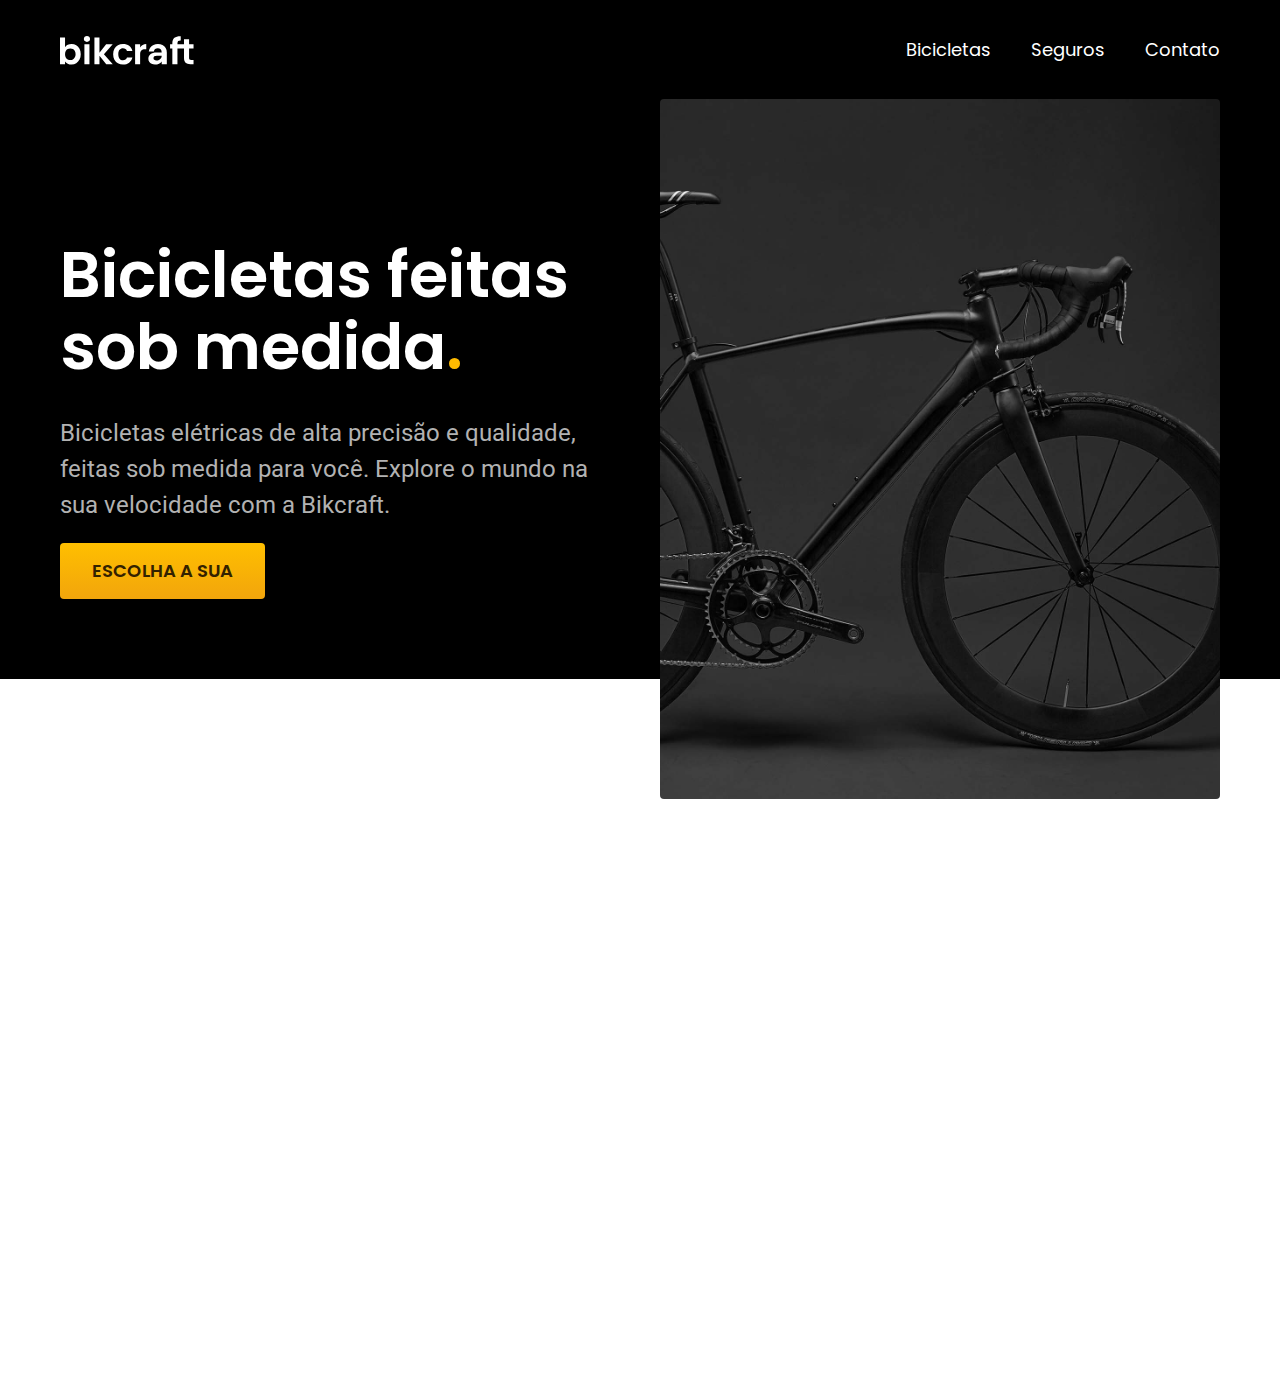
<file: 10-projeto-final/10-projeto-final/1008-tipografia/bikcraft/index.html>
<!DOCTYPE html>
<html lang="pt-br">

<head>
  <meta charset="UTF-8">
  <meta name="viewport" content="width=device-width, initial-scale=1.0">

  <title>Bikcraft - Bicicletas Elétricas</title>
  <meta name="description" content="Bicicletas elétricas de alta precisão e qualidade,  feitas sob medida para o cliente. Explore o mundo na sua velocidade com a Bikcraft.">

  <link rel="stylesheet" href="./css/style.css">

  <link rel="preconnect" href="https://fonts.googleapis.com">
  <link rel="preconnect" href="https://fonts.gstatic.com" crossorigin>
  <link href="https://fonts.googleapis.com/css2?family=Poppins:wght@400;600&family=Roboto:wght@400;500&display=swap" rel="stylesheet">
</head>

<body>
  <header class="header-bg">
    <div class="header">
      <a href="./">
        <img src="./img/bikcraft.svg" alt="Bikcraft">
      </a>

      <nav aria-label="primaria">
        <ul class="header-menu">
          <li><a href="./bicicletas.html">Bicicletas</a></li>
          <li><a href="./seguros.html">Seguros</a></li>
          <li><a href="./contato.html">Contato</a></li>
        </ul>
      </nav>
    </div>
  </header>

  <main class="introducao-bg">
    <div class="introducao">
      <div class="introducao-conteudo">
        <h1>Bicicletas feitas sob medida<span>.</span></h1>
        <p>Bicicletas elétricas de alta precisão e qualidade, feitas sob medida para você. Explore o mundo na sua velocidade com a Bikcraft.</p>
        <a href="./bicicletas.html">Escolha a sua</a>
      </div>
      <div>
        <img src="./img/fotos/introducao.jpg" alt="Bicicleta elétrica preta.">
      </div>
    </div>
  </main>

</body>

</html>
</file>
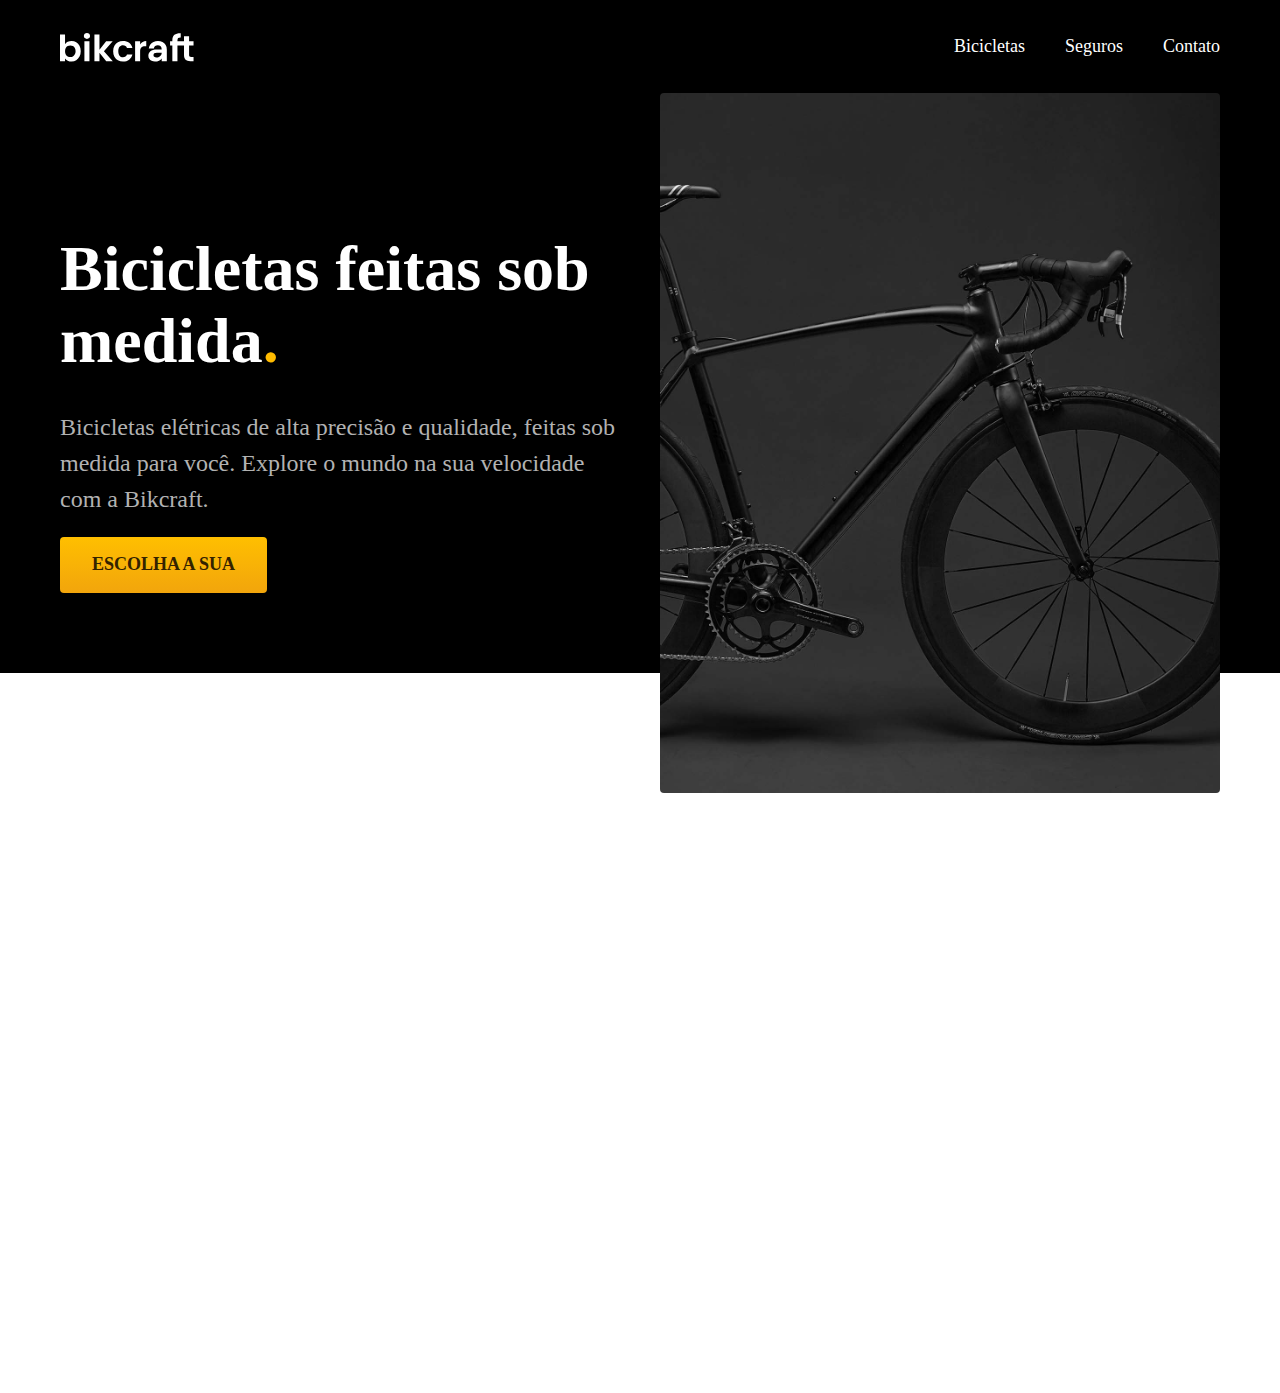
<file: 10-projeto-final/10-projeto-final/1009-import-css/bikcraft/index.html>
<!DOCTYPE html>
<html lang="pt-br">

<head>
  <meta charset="UTF-8">
  <meta name="viewport" content="width=device-width, initial-scale=1.0">

  <title>Bikcraft - Bicicletas Elétricas</title>
  <meta name="description" content="Bicicletas elétricas de alta precisão e qualidade,  feitas sob medida para o cliente. Explore o mundo na sua velocidade com a Bikcraft.">

  <link rel="stylesheet" href="./css/style.css">
</head>

<body>
  <header class="header-bg">
    <div class="header">
      <a href="./">
        <img src="./img/bikcraft.svg" alt="Bikcraft">
      </a>

      <nav aria-label="primaria">
        <ul class="header-menu">
          <li><a href="./bicicletas.html">Bicicletas</a></li>
          <li><a href="./seguros.html">Seguros</a></li>
          <li><a href="./contato.html">Contato</a></li>
        </ul>
      </nav>
    </div>
  </header>

  <main class="introducao-bg">
    <div class="introducao">
      <div class="introducao-conteudo">
        <h1>Bicicletas feitas sob medida<span>.</span></h1>
        <p>Bicicletas elétricas de alta precisão e qualidade, feitas sob medida para você. Explore o mundo na sua velocidade com a Bikcraft.</p>
        <a class="botao" href="./bicicletas.html">Escolha a sua</a>
      </div>
      <div>
        <img src="./img/fotos/introducao.jpg" alt="Bicicleta elétrica preta.">
      </div>
    </div>
  </main>

</body>

</html>
</file>
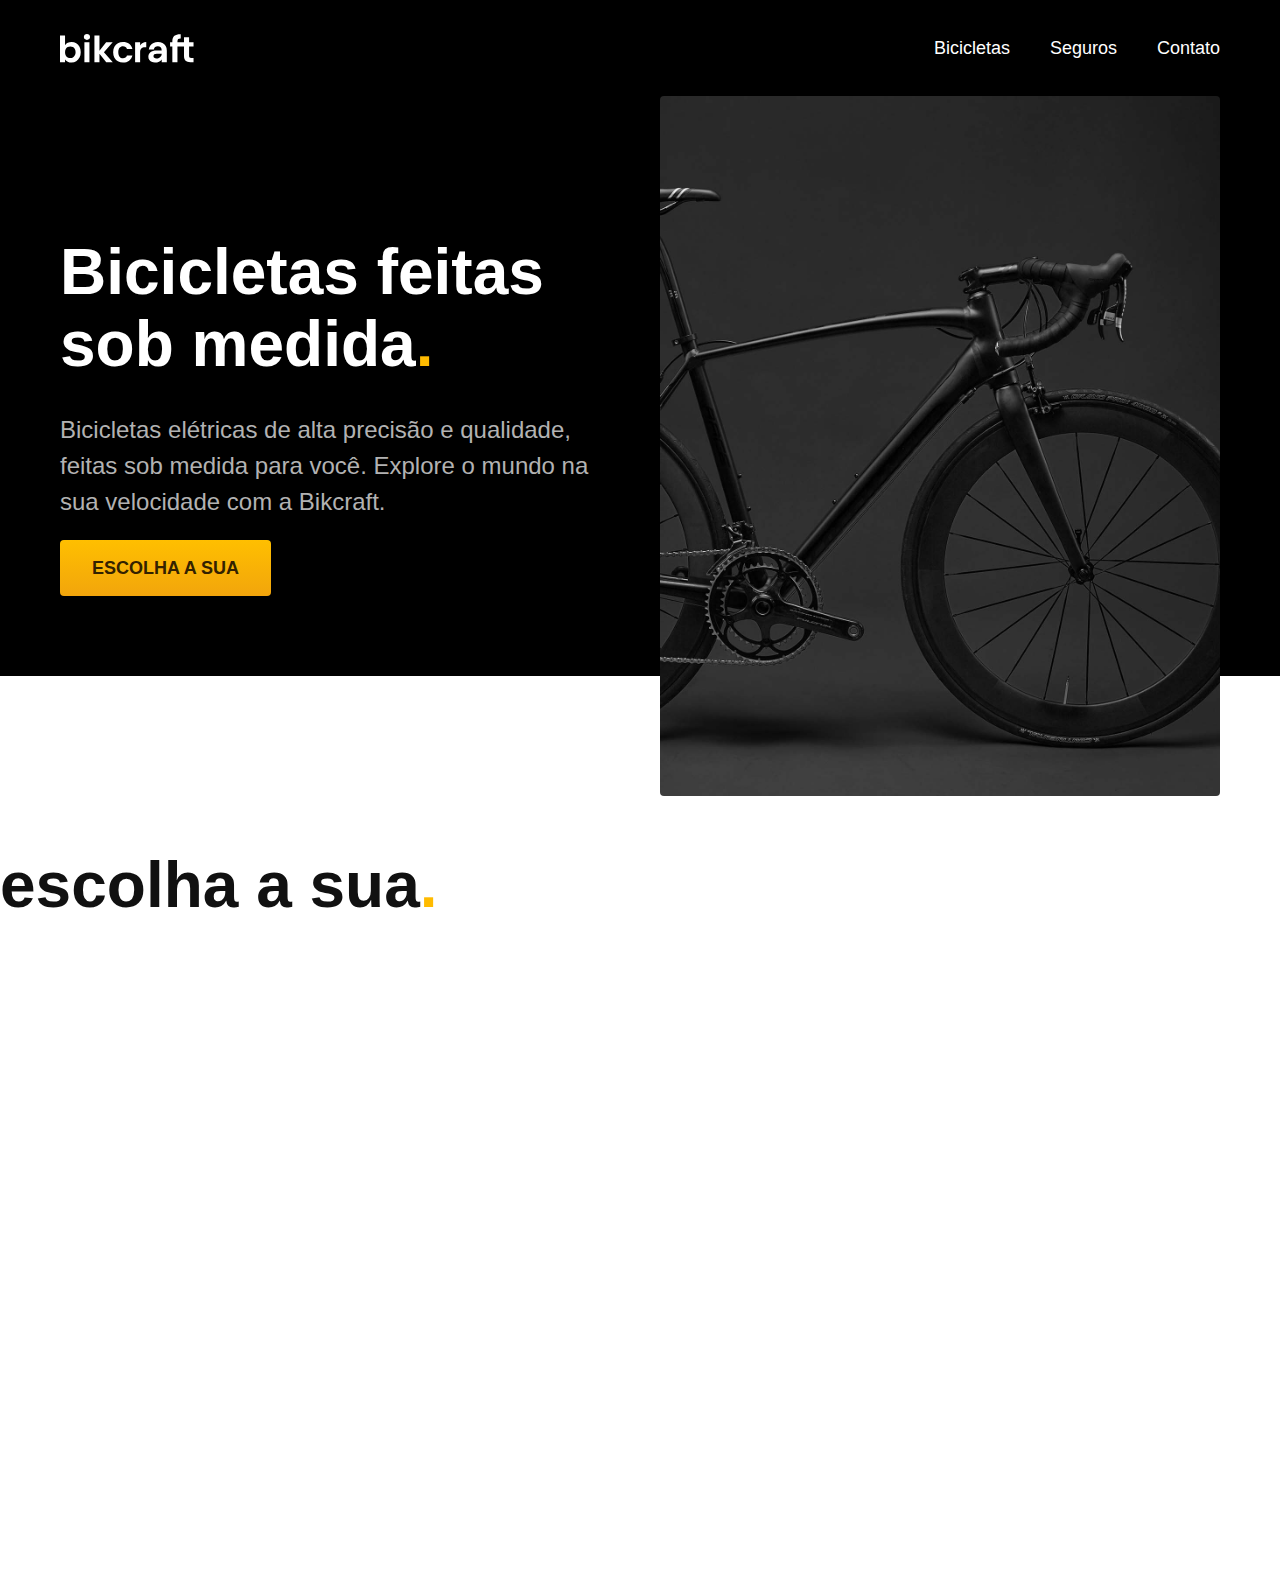
<file: 10-projeto-final/10-projeto-final/1010-css-utilitario/bikcraft/index.html>
<!DOCTYPE html>
<html lang="pt-br">

<head>
  <meta charset="UTF-8">
  <meta name="viewport" content="width=device-width, initial-scale=1.0">

  <title>Bikcraft - Bicicletas Elétricas</title>
  <meta name="description" content="Bicicletas elétricas de alta precisão e qualidade,  feitas sob medida para o cliente. Explore o mundo na sua velocidade com a Bikcraft.">

  <link rel="stylesheet" href="./css/style.css">
</head>

<body>
  <header class="header-bg">
    <div class="header">
      <a href="./">
        <img src="./img/bikcraft.svg" alt="Bikcraft">
      </a>

      <nav aria-label="primaria">
        <ul class="header-menu font-1-m cor-0">
          <li><a href="./bicicletas.html">Bicicletas</a></li>
          <li><a href="./seguros.html">Seguros</a></li>
          <li><a href="./contato.html">Contato</a></li>
        </ul>
      </nav>
    </div>
  </header>

  <main class="introducao-bg">
    <div class="introducao">
      <div class="introducao-conteudo">
        <h1 class="font-1-xxl cor-0">Bicicletas feitas sob medida<span class="cor-p1">.</span></h1>
        <p class="font-2-l cor-5">Bicicletas elétricas de alta precisão e qualidade, feitas sob medida para você. Explore o mundo na sua velocidade com a Bikcraft.</p>
        <a class="botao" href="./bicicletas.html">Escolha a sua</a>
      </div>
      <div>
        <img src="./img/fotos/introducao.jpg" alt="Bicicleta elétrica preta.">
      </div>
    </div>
  </main>

  <h2 class="font-1-xxl">escolha a sua<span class="cor-p1">.</span></h2>
</body>

</html>
</file>
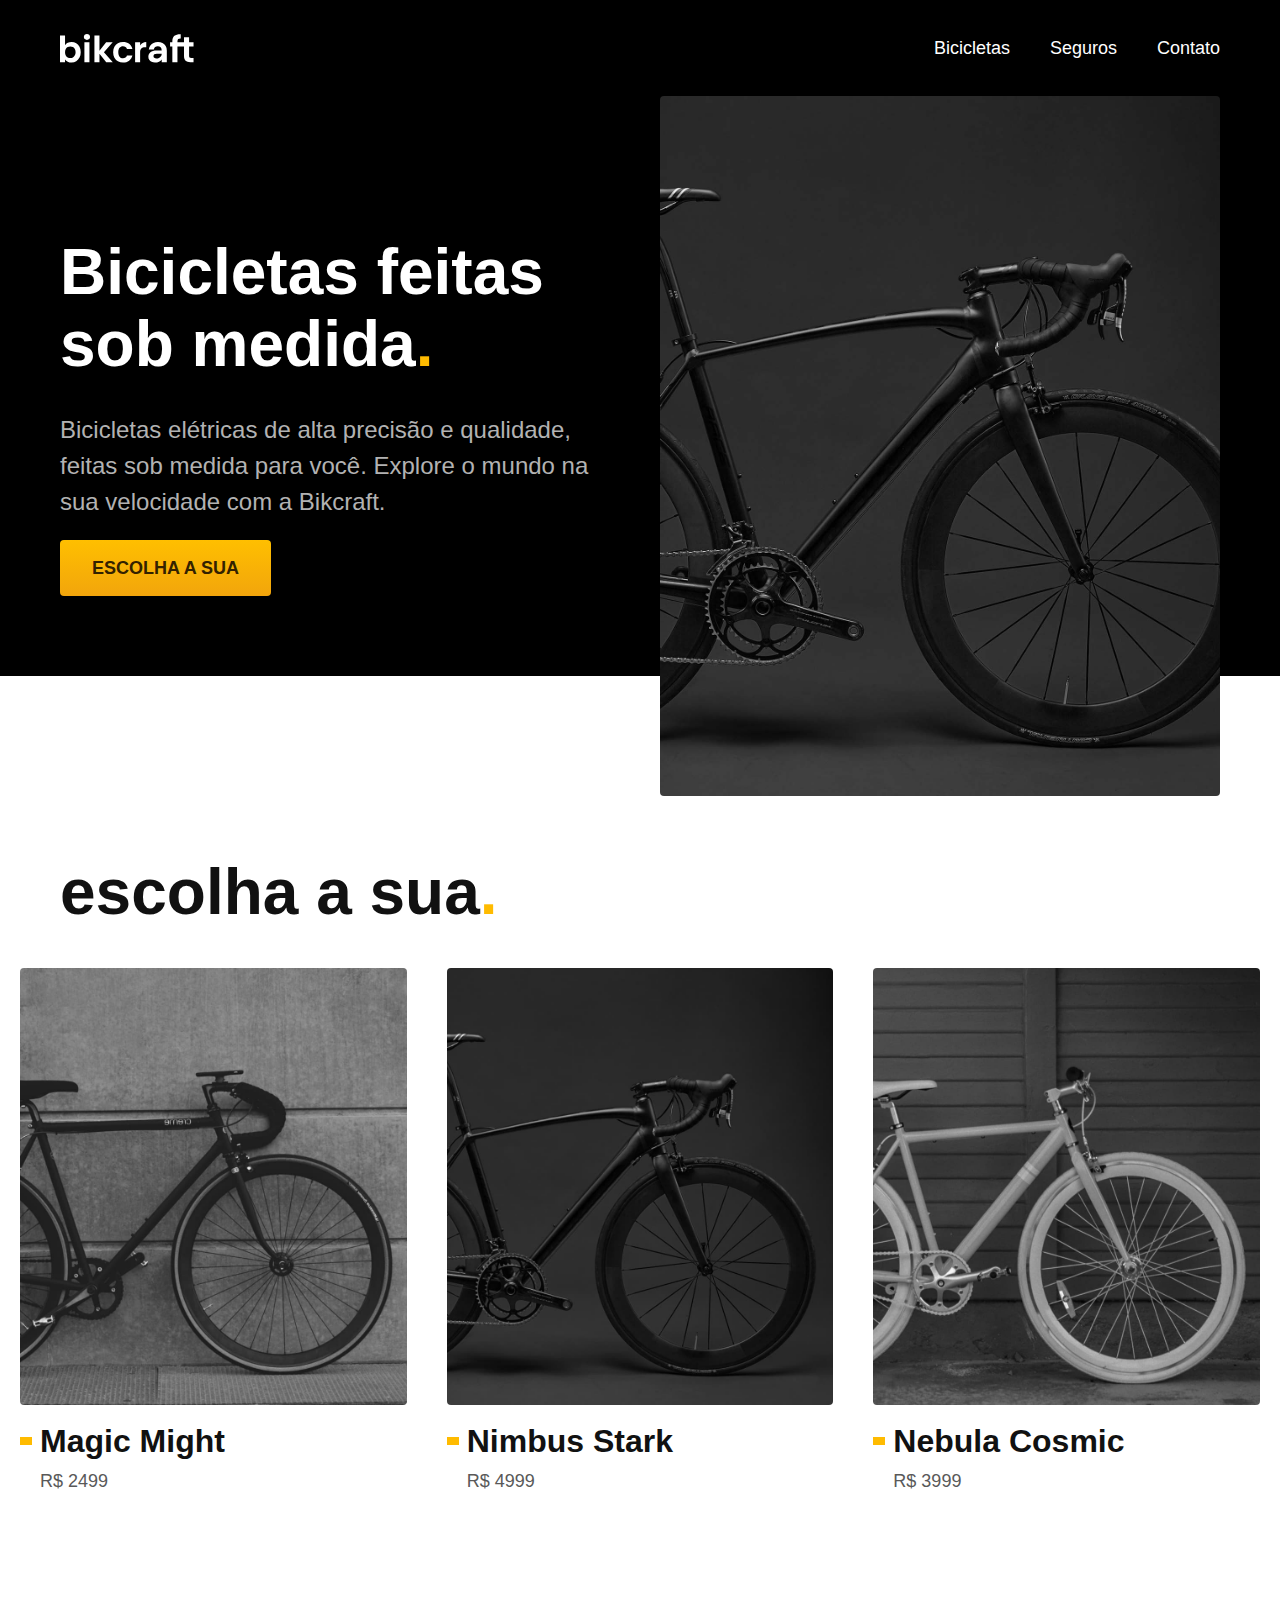
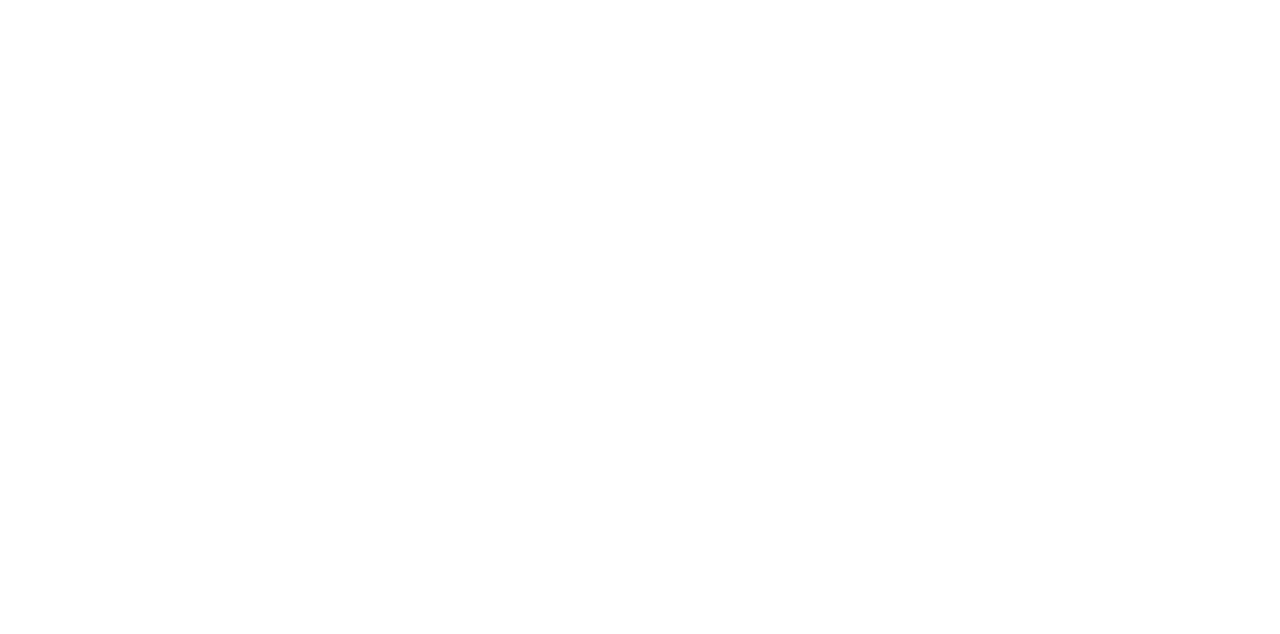
<file: 10-projeto-final/10-projeto-final/1012-bicicletas-lista/bikcraft/index.html>
<!DOCTYPE html>
<html lang="pt-br">

<head>
  <meta charset="UTF-8">
  <meta name="viewport" content="width=device-width, initial-scale=1.0">

  <title>Bikcraft - Bicicletas Elétricas</title>
  <meta name="description" content="Bicicletas elétricas de alta precisão e qualidade,  feitas sob medida para o cliente. Explore o mundo na sua velocidade com a Bikcraft.">

  <link rel="stylesheet" href="./css/style.css">
</head>

<body>
  <header class="header-bg">
    <div class="header">
      <a href="./">
        <img src="./img/bikcraft.svg" alt="Bikcraft">
      </a>

      <nav aria-label="primaria">
        <ul class="header-menu font-1-m cor-0">
          <li><a href="./bicicletas.html">Bicicletas</a></li>
          <li><a href="./seguros.html">Seguros</a></li>
          <li><a href="./contato.html">Contato</a></li>
        </ul>
      </nav>
    </div>
  </header>

  <main class="introducao-bg">
    <div class="introducao">
      <div class="introducao-conteudo">
        <h1 class="font-1-xxl cor-0">Bicicletas feitas sob medida<span class="cor-p1">.</span></h1>
        <p class="font-2-l cor-5">Bicicletas elétricas de alta precisão e qualidade, feitas sob medida para você. Explore o mundo na sua velocidade com a Bikcraft.</p>
        <a class="botao" href="./bicicletas.html">Escolha a sua</a>
      </div>
      <div>
        <img src="./img/fotos/introducao.jpg" alt="Bicicleta elétrica preta.">
      </div>
    </div>
  </main>

  <article class="bicicletas-lista">
    <h2 class="font-1-xxl">escolha a sua<span class="cor-p1">.</span></h2>

    <ul>
      <li>
        <a href="./bicicletas/magic.html">
          <img src="./img/bicicletas/magic-home.jpg" alt="Bicicleta preta">
          <h3 class="font-1-xl">Magic Might</h3>
          <span class="font-2-m cor-8">R$ 2499</span>
        </a>
      </li>
      <li>
        <a href="./bicicletas/nimbus.html">
          <img src="./img/bicicletas/nimbus-home.jpg" alt="Bicicleta preta">
          <h3 class="font-1-xl">Nimbus Stark</h3>
          <span class="font-2-m cor-8">R$ 4999</span>
        </a>
      </li>
      <li>
        <a href="./bicicletas/nebula.html">
          <img src="./img/bicicletas/nebula-home.jpg" alt="Bicicleta preta">
          <h3 class="font-1-xl">Nebula Cosmic</h3>
          <span class="font-2-m cor-8">R$ 3999</span>
        </a>
      </li>
    </ul>
  </article>
</body>

</html>
</file>
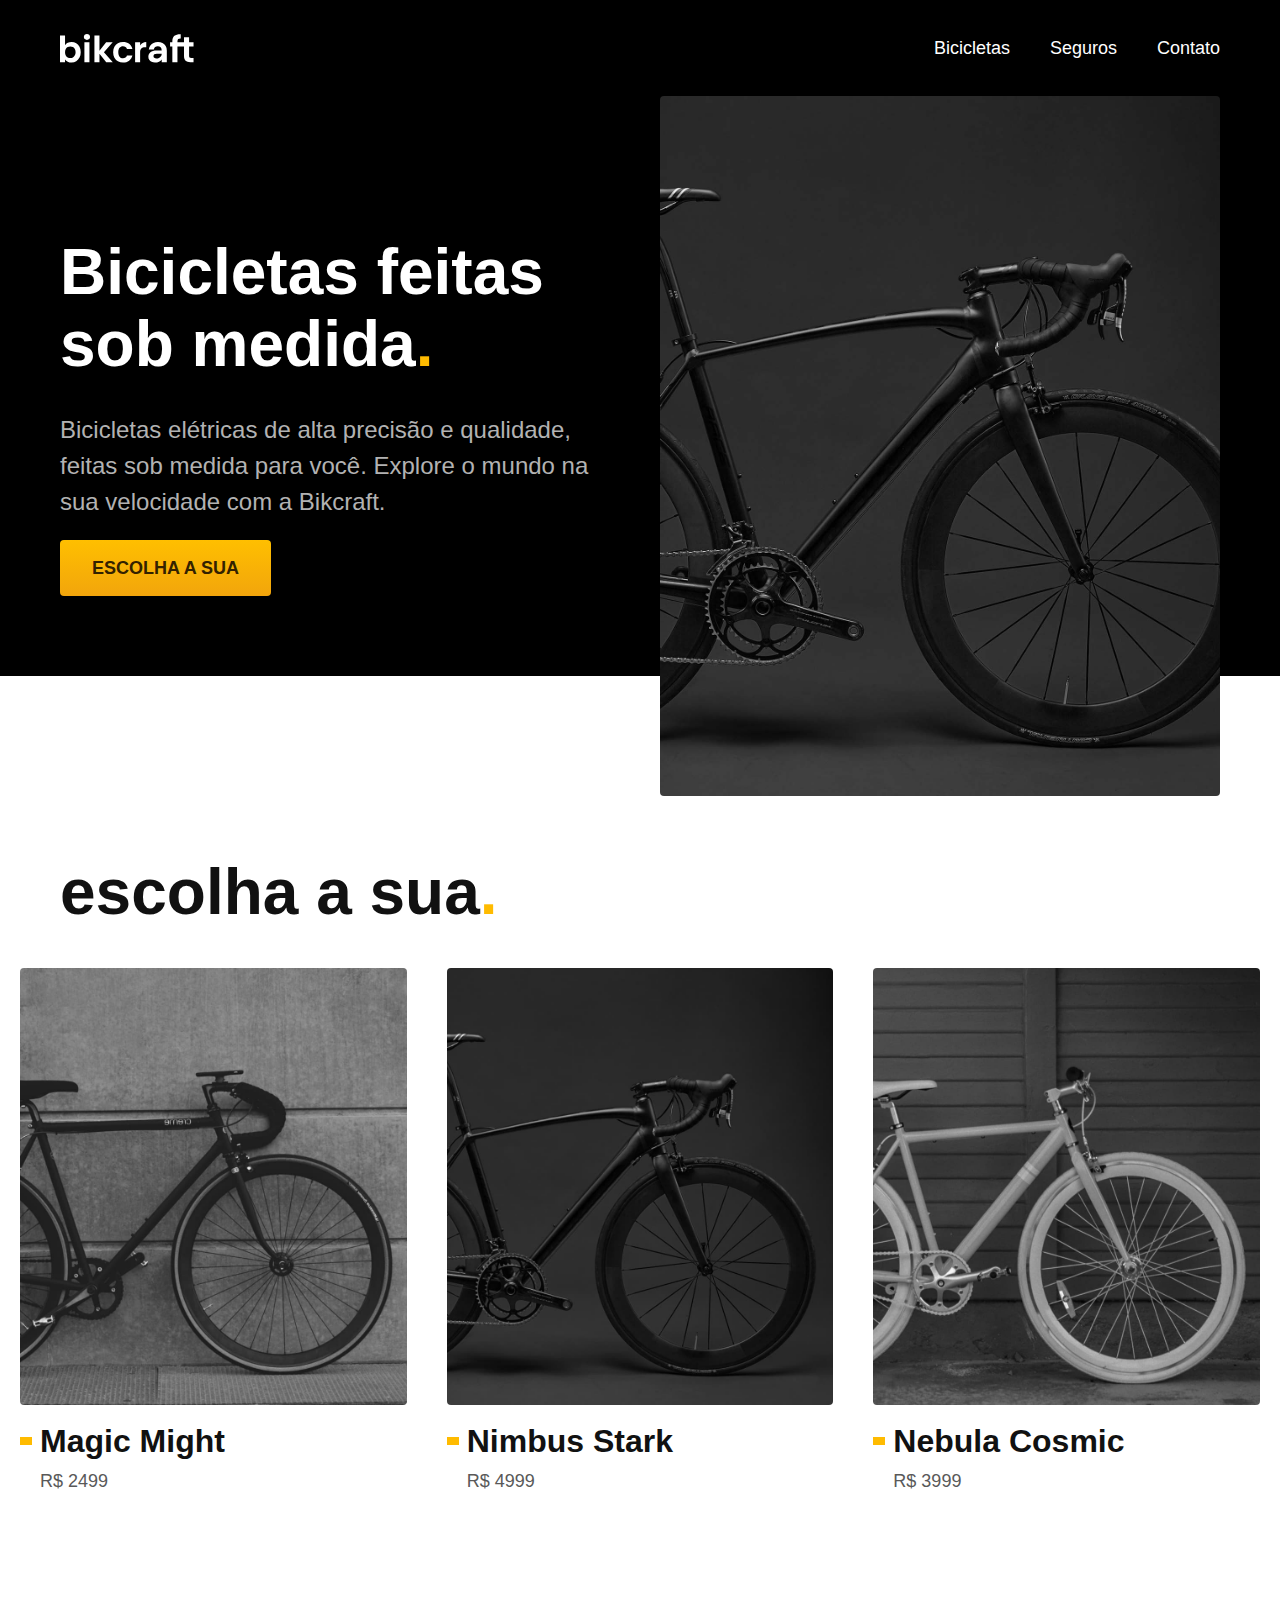
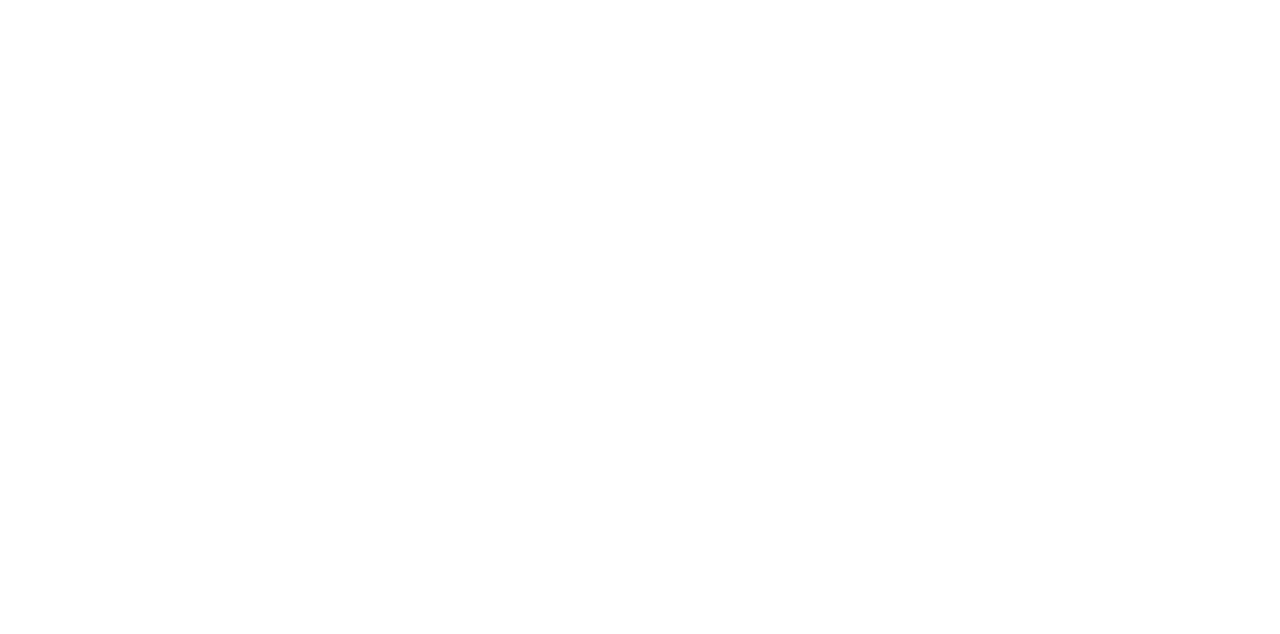
<file: 10-projeto-final/10-projeto-final/1013-container/bikcraft/index.html>
<!DOCTYPE html>
<html lang="pt-br">

<head>
  <meta charset="UTF-8">
  <meta name="viewport" content="width=device-width, initial-scale=1.0">

  <title>Bikcraft - Bicicletas Elétricas</title>
  <meta name="description" content="Bicicletas elétricas de alta precisão e qualidade,  feitas sob medida para o cliente. Explore o mundo na sua velocidade com a Bikcraft.">

  <link rel="stylesheet" href="./css/style.css">
</head>

<body>
  <header class="header-bg">
    <div class="header container">
      <a href="./">
        <img src="./img/bikcraft.svg" alt="Bikcraft">
      </a>

      <nav aria-label="primaria">
        <ul class="header-menu font-1-m cor-0">
          <li><a href="./bicicletas.html">Bicicletas</a></li>
          <li><a href="./seguros.html">Seguros</a></li>
          <li><a href="./contato.html">Contato</a></li>
        </ul>
      </nav>
    </div>
  </header>

  <main class="introducao-bg">
    <div class="introducao container">
      <div class="introducao-conteudo">
        <h1 class="font-1-xxl cor-0">Bicicletas feitas sob medida<span class="cor-p1">.</span></h1>
        <p class="font-2-l cor-5">Bicicletas elétricas de alta precisão e qualidade, feitas sob medida para você. Explore o mundo na sua velocidade com a Bikcraft.</p>
        <a class="botao" href="./bicicletas.html">Escolha a sua</a>
      </div>
      <div>
        <img src="./img/fotos/introducao.jpg" alt="Bicicleta elétrica preta.">
      </div>
    </div>
  </main>

  <article class="bicicletas-lista">
    <h2 class="container font-1-xxl">escolha a sua<span class="cor-p1">.</span></h2>

    <ul>
      <li>
        <a href="./bicicletas/magic.html">
          <img src="./img/bicicletas/magic-home.jpg" alt="Bicicleta preta">
          <h3 class="font-1-xl">Magic Might</h3>
          <span class="font-2-m cor-8">R$ 2499</span>
        </a>
      </li>
      <li>
        <a href="./bicicletas/nimbus.html">
          <img src="./img/bicicletas/nimbus-home.jpg" alt="Bicicleta preta">
          <h3 class="font-1-xl">Nimbus Stark</h3>
          <span class="font-2-m cor-8">R$ 4999</span>
        </a>
      </li>
      <li>
        <a href="./bicicletas/nebula.html">
          <img src="./img/bicicletas/nebula-home.jpg" alt="Bicicleta preta">
          <h3 class="font-1-xl">Nebula Cosmic</h3>
          <span class="font-2-m cor-8">R$ 3999</span>
        </a>
      </li>
    </ul>
  </article>
</body>

</html>
</file>
<file: 10-projeto-final/10-projeto-final/1014-tecnologia/css/style.css>
@import "./global/global.css";
@import "./utilidades/tipografia.css";
@import "./utilidades/cores.css";

@import "./global/header.css";

/* Utilidades */
@import "./utilidades/componentes.css";

/* Home */
@import "./home/introducao.css";
@import "./home/tecnologia.css";

/* Bicicletas */
@import "./bicicletas/bicicletas-lista.css";
</file>
<file: 10-projeto-final/10-projeto-final/1015-parceiros/css/style.css>
@import "./global/global.css";
@import "./utilidades/tipografia.css";
@import "./utilidades/cores.css";

@import "./global/header.css";

/* Utilidades */
@import "./utilidades/componentes.css";

/* Home */
@import "./home/introducao.css";
@import "./home/tecnologia.css";
@import "./home/parceiros.css";

/* Bicicletas */
@import "./bicicletas/bicicletas-lista.css";
</file>
<file: 10-projeto-final/10-projeto-final/1001-analise-projeto/bikcraft-final/css/style.css>
@import "./global/global.css";

/* Utilidades */
@import "./utilidades/tipografia.css";
@import "./utilidades/cores.css";
@import "./utilidades/componentes.css";
@import "./utilidades/formulario.css";
/* @import "./utilidades/simple-anime.css"; */

/* Header e Footer */
@import "./global/header.css";
@import "./global/footer.css";

/* Home */
@import "./home/introducao.css";
@import "./home/tecnologia.css";
@import "./home/parceiros.css";
@import "./home/depoimento.css";

/* Seguros */
@import "./seguros/seguros.css";
@import "./seguros/vantagens.css";
@import "./seguros/perguntas.css";

/* Biciletas */
@import "./bicicletas/bicicletas.css";
@import "./bicicletas/bicicletas-lista.css";

/* Bicileta */
@import "./bicicleta/bicicleta.css";
@import "./bicicleta/seguro.css";

/* Contato */
@import "./contato/contato.css";
@import "./contato/lojas.css";

/* Orçamento */
@import "./orcamento/orcamento.css";

/* Termos */
@import "./termos/termos.css";
</file>
<file: 10-projeto-final/10-projeto-final/1005-introducao/bikcraft/css/style.css>
body {
  margin: 0px;
  font-family: Arial, Helvetica, sans-serif;
}

h1,
ul,
p {
  margin: 0px;
}

ul {
  padding: 0px;
  list-style: none;
}

a {
  text-decoration: none;
  color: inherit;
}

img {
  max-width: 100%;
  display: block;
}

.header-bg {
  background-color: #000000;
}

.header {
  display: flex;
  flex-wrap: wrap;
  gap: 20px;
  justify-content: space-between;
  align-items: center;
  box-sizing: border-box;
  padding: 20px;
  max-width: 1200px;
  margin-left: auto;
  margin-right: auto;
}

.header-menu {
  display: flex;
  flex-wrap: wrap;
  gap: 40px;
}

.header-menu a {
  color: #ffffff;
  display: inline-block;
  padding: 16px 0px;
  font-size: 18px;
  position: relative;
}

.header-menu a:after {
  content: "";
  display: block;
  height: 2px;
  width: 0px;
  background: #ffffff;
  margin-top: 4px;
  transition: 0.3s;
  position: absolute;
}

.header-menu a:hover:after {
  width: 100%;
}

@media (max-width: 800px) {
  .header-menu {
    gap: 20px;
  }
  .header-menu a {
    background: #111111;
    padding: 12px 16px;
    border-radius: 4px;
  }
  .header-menu a:hover {
    background-color: #2e2e2e;
  }
  .header a:after {
    display: none;
  }
}

@media (max-width: 600px) {
  .header-menu {
    gap: 12px;
  }
  .header-menu a {
    padding: 8px 12px;
    font-size: 14px;
  }
}

.introducao-bg {
  background: #000000;
  color: #ffffff;
}

.introducao {
  display: grid;
  grid-template-columns: 1fr 1fr;
  gap: 0px 40px;
  box-sizing: border-box;
  max-width: 1200px;
  padding-left: 20px;
  padding-right: 20px;
  margin-left: auto;
  margin-right: auto;
}

.introducao-conteudo {
  align-self: end;
  padding-bottom: 80px;
}

.introducao h1 {
  margin-bottom: 32px;
  font-size: 64px;
  line-height: 1.125;
}

.introducao h1 span {
  color: #ffbb00;
}

.introducao p {
  margin-bottom: 20px;
  font-size: 24px;
  line-height: 1.5;
  color: #b2b2b2;
}

.introducao a {
  display: inline-block;
  padding: 16px 32px;
  background: linear-gradient(#ffbf00, #f2a50c);
  border-radius: 4px;
  box-shadow: 0 1px 2px rgba(0, 0, 0, 0.1);
  text-transform: uppercase;
  color: #332200;
  font-size: 18px;
  line-height: 1.33;
  font-weight: bold;
}

.introducao a:hover {
  background: linear-gradient(#ffb60d, #e59317);
}
</file>
<file: 10-projeto-final/10-projeto-final/1006-box-shadow/bikcraft/css/style.css>
body {
  margin: 0px;
  font-family: Arial, Helvetica, sans-serif;
  padding-bottom: 600px;
}

h1,
ul,
p {
  margin: 0px;
}

ul {
  padding: 0px;
  list-style: none;
}

a {
  text-decoration: none;
  color: inherit;
}

img {
  max-width: 100%;
  display: block;
}

.header-bg {
  background-color: #000000;
}

.header {
  display: flex;
  flex-wrap: wrap;
  gap: 20px;
  justify-content: space-between;
  align-items: center;
  box-sizing: border-box;
  padding: 20px;
  max-width: 1200px;
  margin-left: auto;
  margin-right: auto;
}

.header-menu {
  display: flex;
  flex-wrap: wrap;
  gap: 40px;
}

.header-menu a {
  color: #ffffff;
  display: inline-block;
  padding: 16px 0px;
  font-size: 18px;
  position: relative;
}

.header-menu a:after {
  content: "";
  display: block;
  height: 2px;
  width: 0px;
  background: #ffffff;
  margin-top: 4px;
  transition: 0.3s;
  position: absolute;
}

.header-menu a:hover:after {
  width: 100%;
}

@media (max-width: 800px) {
  .header-menu {
    gap: 20px;
  }
  .header-menu a {
    background: #111111;
    padding: 12px 16px;
    border-radius: 4px;
  }
  .header-menu a:hover {
    background-color: #2e2e2e;
  }
  .header a:after {
    display: none;
  }
}

@media (max-width: 600px) {
  .header-menu {
    gap: 12px;
  }
  .header-menu a {
    padding: 8px 12px;
    font-size: 14px;
  }
}

.introducao-bg {
  background: #000000;
  color: #ffffff;
  box-shadow: inset 0 -120px #ffffff;
}

.introducao {
  display: grid;
  grid-template-columns: 1fr 1fr;
  gap: 0px 40px;
  box-sizing: border-box;
  max-width: 1200px;
  padding-left: 20px;
  padding-right: 20px;
  margin-left: auto;
  margin-right: auto;
}

.introducao-conteudo {
  align-self: end;
  padding-bottom: 200px;
}

.introducao img {
  height: 100%;
  object-fit: cover;
  border-radius: 4px;
}

.introducao h1 {
  margin-bottom: 32px;
  font-size: 64px;
  line-height: 1.125;
}

.introducao h1 span {
  color: #ffbb00;
}

.introducao p {
  margin-bottom: 20px;
  font-size: 24px;
  line-height: 1.5;
  color: #b2b2b2;
}

.introducao a {
  display: inline-block;
  padding: 16px 32px;
  background: linear-gradient(#ffbf00, #f2a50c);
  border-radius: 4px;
  box-shadow: 0 1px 2px rgba(0, 0, 0, 0.1);
  text-transform: uppercase;
  color: #332200;
  font-size: 18px;
  line-height: 1.33;
  font-weight: bold;
}

.introducao a:hover {
  background: linear-gradient(#ffb60d, #e59317);
}
</file>
<file: 10-projeto-final/10-projeto-final/1008-tipografia/bikcraft/css/style.css>
body {
  margin: 0px;
  font-family: Arial, Helvetica, sans-serif;
  padding-bottom: 600px;
}

h1,
ul,
p {
  margin: 0px;
}

ul {
  padding: 0px;
  list-style: none;
}

a {
  text-decoration: none;
  color: inherit;
}

img {
  max-width: 100%;
  display: block;
}

.header-bg {
  background-color: #000000;
}

.header {
  display: flex;
  flex-wrap: wrap;
  gap: 20px;
  justify-content: space-between;
  align-items: center;
  box-sizing: border-box;
  padding: 20px;
  max-width: 1200px;
  margin-left: auto;
  margin-right: auto;
}

.header-menu {
  display: flex;
  flex-wrap: wrap;
  gap: 40px;
}

.header-menu a {
  color: #ffffff;
  display: inline-block;
  padding: 16px 0px;
  font-size: 18px;
  position: relative;
  font-family: "Poppins";
  font-weight: 400;
}

.header-menu a:after {
  content: "";
  display: block;
  height: 2px;
  width: 0px;
  background: #ffffff;
  margin-top: 4px;
  transition: 0.3s;
  position: absolute;
}

.header-menu a:hover:after {
  width: 100%;
}

@media (max-width: 800px) {
  .header-menu {
    gap: 20px;
  }
  .header-menu a {
    background: #111111;
    padding: 12px 16px;
    border-radius: 4px;
  }
  .header-menu a:hover {
    background-color: #2e2e2e;
  }
  .header a:after {
    display: none;
  }
}

@media (max-width: 600px) {
  .header-menu {
    gap: 12px;
  }
  .header-menu a {
    padding: 8px 12px;
    font-size: 14px;
  }
}

.introducao-bg {
  background: #000000;
  color: #ffffff;
  box-shadow: inset 0 -120px #ffffff;
}

.introducao {
  display: grid;
  grid-template-columns: 1fr 1fr;
  gap: 0px 40px;
  box-sizing: border-box;
  max-width: 1200px;
  padding-left: 20px;
  padding-right: 20px;
  margin-left: auto;
  margin-right: auto;
}

.introducao-conteudo {
  align-self: end;
  padding-bottom: 200px;
}

.introducao img {
  height: 100%;
  object-fit: cover;
  border-radius: 4px;
}

.introducao h1 {
  margin-bottom: 32px;
  font-size: 64px;
  line-height: 1.125;
  font-family: "Poppins";
  font-weight: 600;
}

.introducao h1 span {
  color: #ffbb00;
}

.introducao p {
  margin-bottom: 20px;
  font-size: 24px;
  line-height: 1.5;
  color: #b2b2b2;
  font-family: "Roboto";
  font-weight: 400;
}

.introducao a {
  display: inline-block;
  padding: 16px 32px;
  background: linear-gradient(#ffbf00, #f2a50c);
  border-radius: 4px;
  box-shadow: 0 1px 2px rgba(0, 0, 0, 0.1);
  text-transform: uppercase;
  color: #332200;
  font-size: 18px;
  line-height: 1.33;
  font-family: "Poppins";
  font-weight: 600;
}

.introducao a:hover {
  background: linear-gradient(#ffb60d, #e59317);
}

@media (max-width: 600px) {
  .introducao a {
    padding: 12px 16px;
    font-size: 16px;
  }
}

@media (max-width: 1200px) {
  .introducao h1 {
    font-size: 48px;
  }
  .introducao p {
    font-size: 18px;
  }
}

@media (max-width: 800px) {
  .introducao-bg {
    background: #111111;
    padding-top: 40px;
    box-shadow: inset 0 -60px #ffffff;
  }
  .introducao {
    grid-template-columns: 1fr;
    gap: 32px;
  }
  .introducao-conteudo {
    padding-bottom: 0px;
  }
  .introducao h1 {
    font-size: 32px;
    margin-bottom: 16px;
  }
  .introducao img {
    height: 300px;
    width: 100%;
  }
}
</file>
<file: 10-projeto-final/10-projeto-final/1009-import-css/bikcraft/css/style.css>
@import "./global/global.css";
@import "./global/header.css";

/* Utilidades */
@import "./utilidades/componentes.css";

/* Home */
@import "./home/introducao.css";
</file>
<file: 10-projeto-final/10-projeto-final/1010-css-utilitario/bikcraft/css/style.css>
@import "./global/global.css";
@import "./utilidades/tipografia.css";
@import "./utilidades/cores.css";

@import "./global/header.css";

/* Utilidades */
@import "./utilidades/componentes.css";

/* Home */
@import "./home/introducao.css";
</file>
<file: 10-projeto-final/10-projeto-final/1012-bicicletas-lista/bikcraft/css/style.css>
@import "./global/global.css";
@import "./utilidades/tipografia.css";
@import "./utilidades/cores.css";

@import "./global/header.css";

/* Utilidades */
@import "./utilidades/componentes.css";

/* Home */
@import "./home/introducao.css";

/* Bicicletas */
@import "./bicicletas/bicicletas-lista.css";
</file>
<file: 10-projeto-final/10-projeto-final/1013-container/bikcraft/css/style.css>
@import "./global/global.css";
@import "./utilidades/tipografia.css";
@import "./utilidades/cores.css";

@import "./global/header.css";

/* Utilidades */
@import "./utilidades/componentes.css";

/* Home */
@import "./home/introducao.css";

/* Bicicletas */
@import "./bicicletas/bicicletas-lista.css";
</file>
